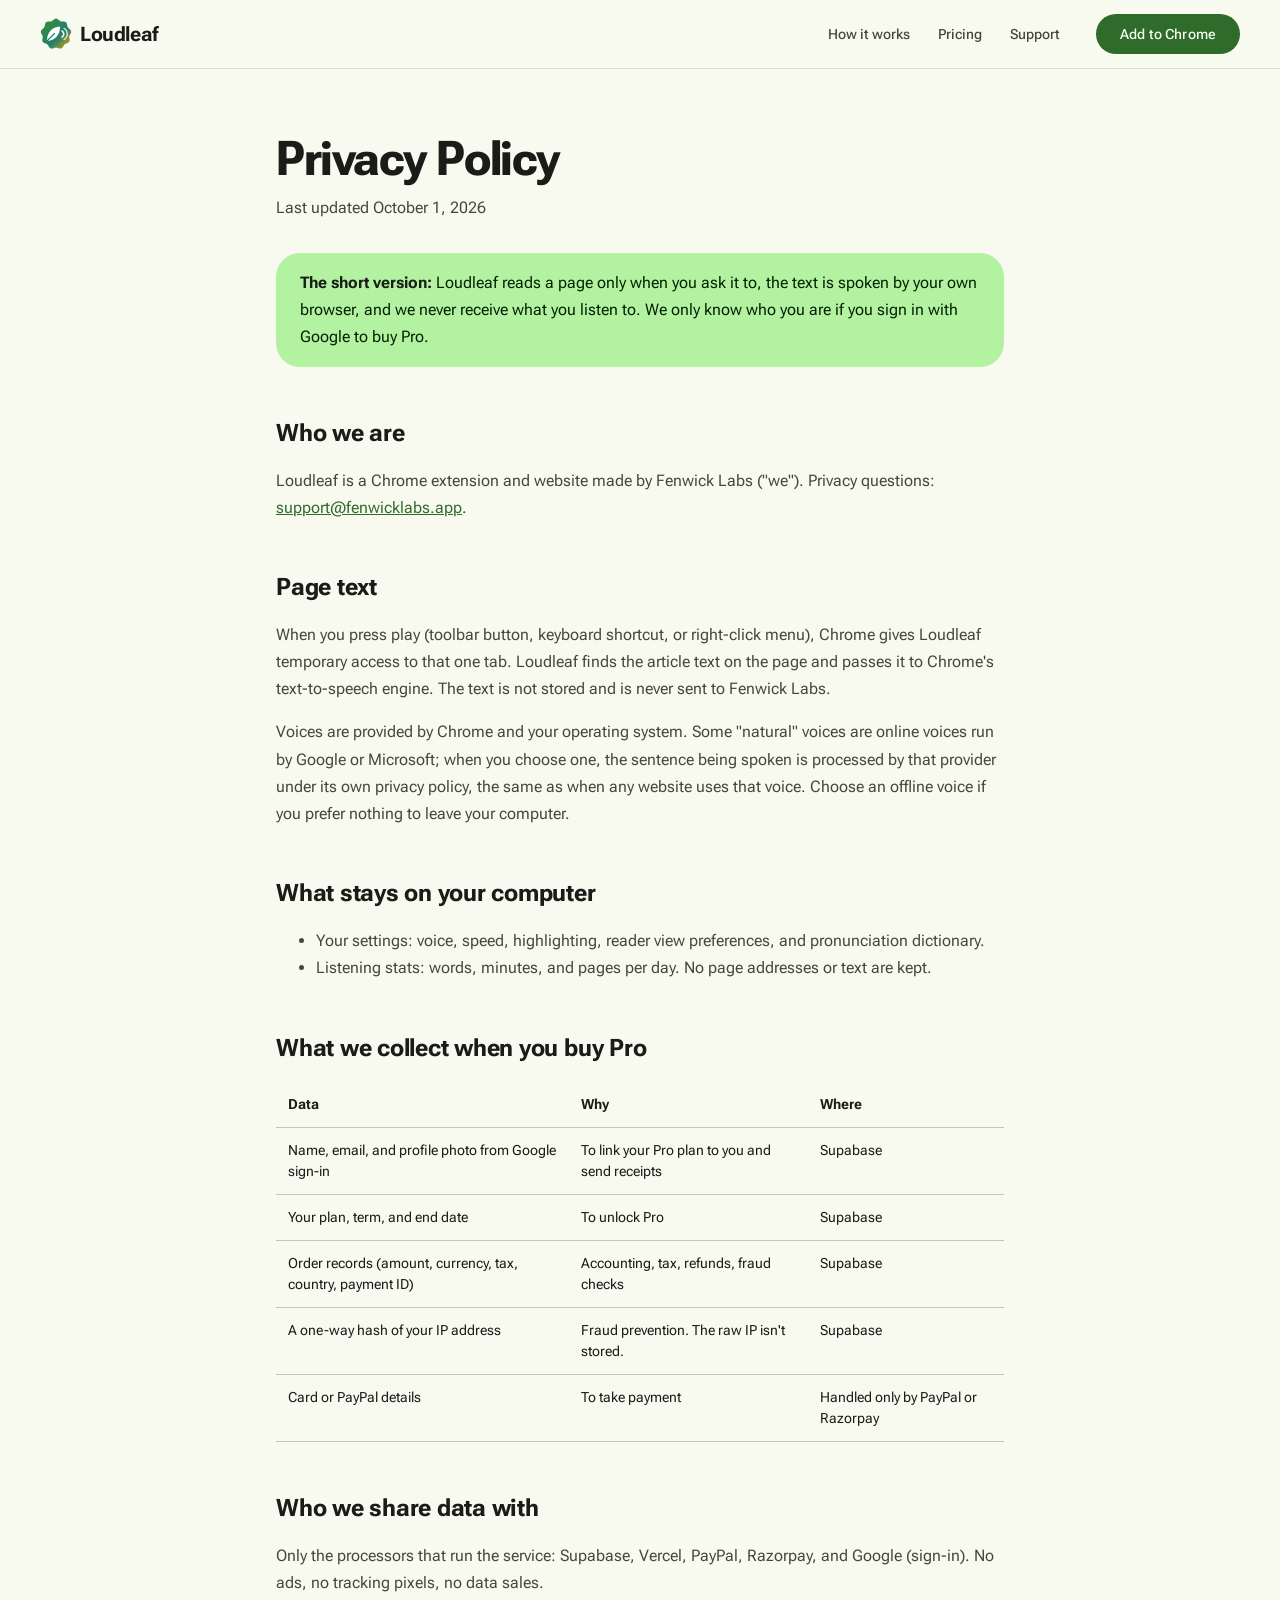
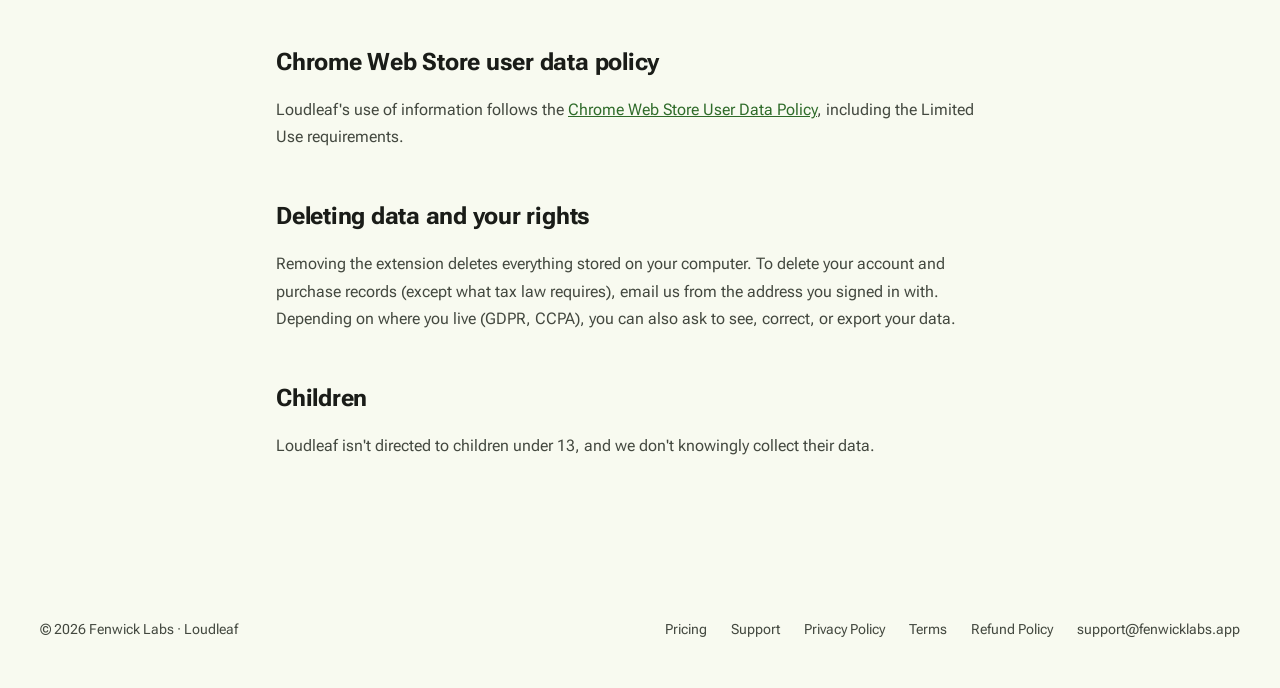
<file: privacy.html>
<!doctype html>
<html lang="en">
  <head>
    <meta charset="utf-8" />
    <meta name="viewport" content="width=device-width, initial-scale=1" />
    <title>Privacy Policy · Loudleaf</title>
    <meta name="description" content="Loudleaf only runs on pages where you press play. What you listen to stays in your browser. An account is only needed to buy Pro." />
    <meta name="robots" content="index, follow" />
    <link rel="canonical" href="https://loudleaf-fenwick.vercel.app/privacy.html" />
    <meta property="og:title" content="Privacy Policy · Loudleaf" />
    <meta property="og:description" content="Loudleaf only runs on pages where you press play. What you listen to stays in your browser. An account is only needed to buy Pro." />
    <meta property="og:image" content="https://loudleaf-fenwick.vercel.app/assets/og-image.png" />
    <meta name="theme-color" content="#2f6b2a" />
    <link rel="icon" href="assets/favicon.png" />
    <link rel="stylesheet" href="css/tokens.css" />
    <link rel="stylesheet" href="css/m3.css" />
    <link rel="stylesheet" href="css/site.css" />
  </head>
  <body>
    <a class="skip-link" href="#main">Skip to content</a>
    <header class="site-header">
      <div class="wrap">
        <a class="brand" href="/"><img src="assets/logo.png" alt="" width="32" height="32" />Loudleaf</a>
        <nav class="nav" aria-label="Main">
          <a href="/#how">How it works</a>
          <a href="pricing.html">Pricing</a>
          <a href="support.html">Support</a>
        </nav>
        <a class="btn btn-filled" data-install href="#">Add to Chrome</a>
      </div>
    </header>
    <main id="main" class="doc">
      <h1>Privacy Policy</h1>
      <p class="updated">Last updated October 1, 2026</p>
      <div class="callout"><p><strong>The short version:</strong> Loudleaf reads a page only when you ask it to, the text is spoken by your own browser, and we never receive what you listen to. We only know who you are if you sign in with Google to buy Pro.</p></div>
      <h2>Who we are</h2>
      <p>Loudleaf is a Chrome extension and website made by Fenwick Labs ("we"). Privacy questions: <a href="mailto:support@fenwicklabs.app">support@fenwicklabs.app</a>.</p>
      <h2>Page text</h2>
      <p>When you press play (toolbar button, keyboard shortcut, or right-click menu), Chrome gives Loudleaf temporary access to that one tab. Loudleaf finds the article text on the page and passes it to Chrome's text-to-speech engine. The text is not stored and is never sent to Fenwick Labs.</p>
      <p>Voices are provided by Chrome and your operating system. Some "natural" voices are online voices run by Google or Microsoft; when you choose one, the sentence being spoken is processed by that provider under its own privacy policy, the same as when any website uses that voice. Choose an offline voice if you prefer nothing to leave your computer.</p>
      <h2>What stays on your computer</h2>
      <ul>
        <li>Your settings: voice, speed, highlighting, reader view preferences, and pronunciation dictionary.</li>
        <li>Listening stats: words, minutes, and pages per day. No page addresses or text are kept.</li>
      </ul>
      <h2>What we collect when you buy Pro</h2>
      <table>
        <thead><tr><th>Data</th><th>Why</th><th>Where</th></tr></thead>
        <tbody>
          <tr><td>Name, email, and profile photo from Google sign-in</td><td>To link your Pro plan to you and send receipts</td><td>Supabase</td></tr>
          <tr><td>Your plan, term, and end date</td><td>To unlock Pro</td><td>Supabase</td></tr>
          <tr><td>Order records (amount, currency, tax, country, payment ID)</td><td>Accounting, tax, refunds, fraud checks</td><td>Supabase</td></tr>
          <tr><td>A one-way hash of your IP address</td><td>Fraud prevention. The raw IP isn't stored.</td><td>Supabase</td></tr>
          <tr><td>Card or PayPal details</td><td>To take payment</td><td>Handled only by PayPal or Razorpay</td></tr>
        </tbody>
      </table>
      <h2>Who we share data with</h2>
      <p>Only the processors that run the service: Supabase, Vercel, PayPal, Razorpay, and Google (sign-in). No ads, no tracking pixels, no data sales.</p>
      <h2>Chrome Web Store user data policy</h2>
      <p>Loudleaf's use of information follows the <a href="https://developer.chrome.com/docs/webstore/program-policies/limited-use" rel="noopener">Chrome Web Store User Data Policy</a>, including the Limited Use requirements.</p>
      <h2>Deleting data and your rights</h2>
      <p>Removing the extension deletes everything stored on your computer. To delete your account and purchase records (except what tax law requires), email us from the address you signed in with. Depending on where you live (GDPR, CCPA), you can also ask to see, correct, or export your data.</p>
      <h2>Children</h2>
      <p>Loudleaf isn't directed to children under 13, and we don't knowingly collect their data.</p>
    </main>
    <footer class="site-footer">
      <div class="wrap">
        <span>© <span id="year">2026</span> Fenwick Labs · Loudleaf</span>
        <nav aria-label="Legal and support">
          <a href="pricing.html">Pricing</a>
          <a href="support.html">Support</a>
          <a href="privacy.html">Privacy Policy</a>
          <a href="terms.html">Terms</a>
          <a href="refund.html">Refund Policy</a>
          <a href="mailto:support@fenwicklabs.app">support@fenwicklabs.app</a>
        </nav>
      </div>
    </footer>
    <script src="js/common.js"></script>
  </body>
</html>
</file>
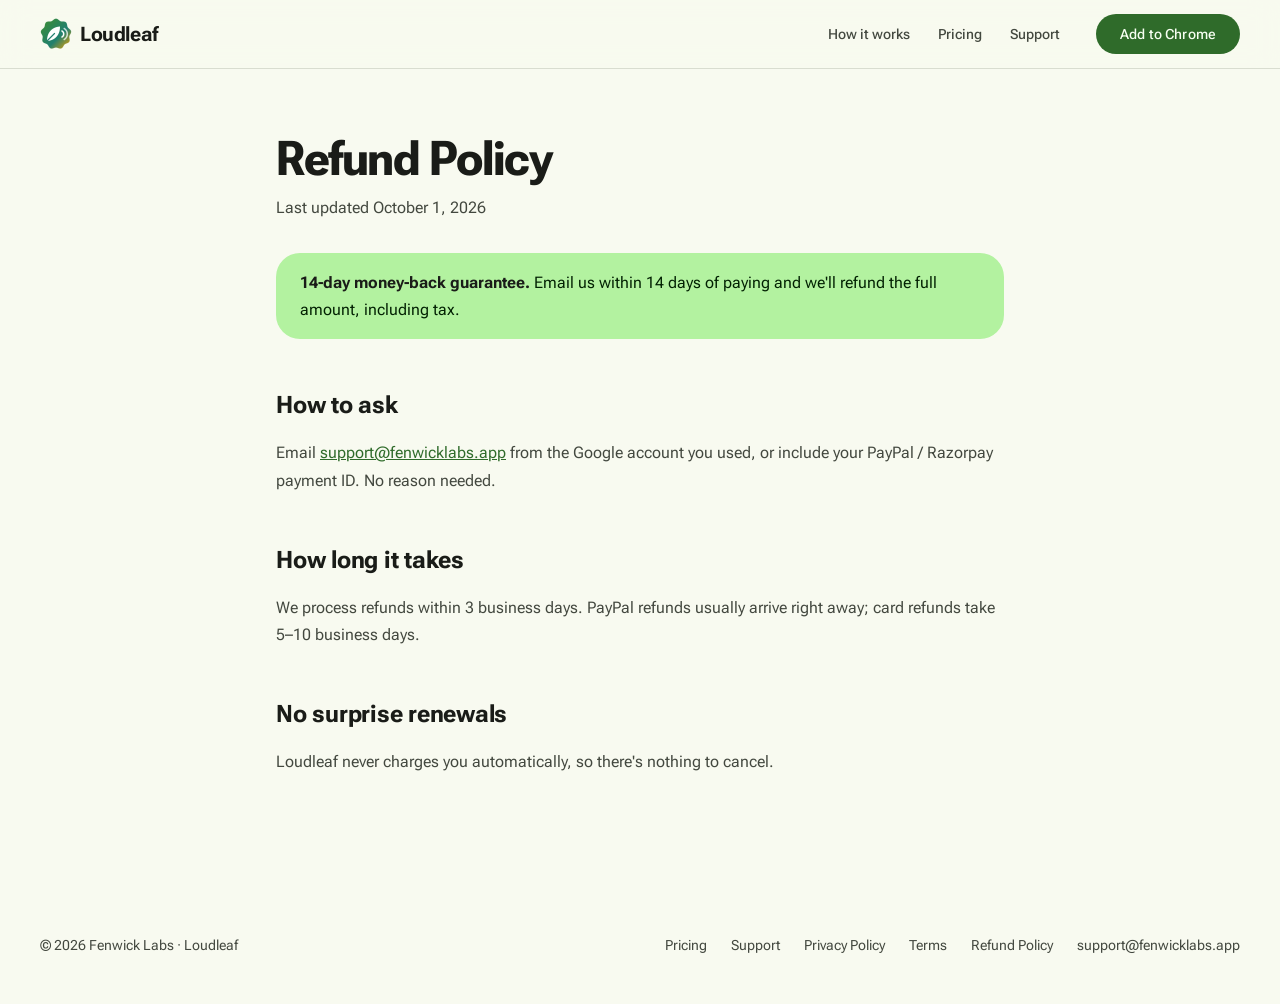
<file: refund.html>
<!doctype html>
<html lang="en">
  <head>
    <meta charset="utf-8" />
    <meta name="viewport" content="width=device-width, initial-scale=1" />
    <title>Refund Policy · Loudleaf</title>
    <meta name="description" content="Loudleaf Pro comes with a 14-day money-back guarantee. Nothing renews automatically." />
    <meta name="robots" content="index, follow" />
    <link rel="canonical" href="https://loudleaf-fenwick.vercel.app/refund.html" />
    <meta property="og:title" content="Refund Policy · Loudleaf" />
    <meta property="og:description" content="Loudleaf Pro comes with a 14-day money-back guarantee. Nothing renews automatically." />
    <meta property="og:image" content="https://loudleaf-fenwick.vercel.app/assets/og-image.png" />
    <meta name="theme-color" content="#2f6b2a" />
    <link rel="icon" href="assets/favicon.png" />
    <link rel="stylesheet" href="css/tokens.css" />
    <link rel="stylesheet" href="css/m3.css" />
    <link rel="stylesheet" href="css/site.css" />
  </head>
  <body>
    <a class="skip-link" href="#main">Skip to content</a>
    <header class="site-header">
      <div class="wrap">
        <a class="brand" href="/"><img src="assets/logo.png" alt="" width="32" height="32" />Loudleaf</a>
        <nav class="nav" aria-label="Main">
          <a href="/#how">How it works</a>
          <a href="pricing.html">Pricing</a>
          <a href="support.html">Support</a>
        </nav>
        <a class="btn btn-filled" data-install href="#">Add to Chrome</a>
      </div>
    </header>
    <main id="main" class="doc">
      <h1>Refund Policy</h1>
      <p class="updated">Last updated October 1, 2026</p>
      <div class="callout"><p><strong>14-day money-back guarantee.</strong> Email us within 14 days of paying and we'll refund the full amount, including tax.</p></div>
      <h2>How to ask</h2>
      <p>Email <a href="mailto:support@fenwicklabs.app">support@fenwicklabs.app</a> from the Google account you used, or include your PayPal / Razorpay payment ID. No reason needed.</p>
      <h2>How long it takes</h2>
      <p>We process refunds within 3 business days. PayPal refunds usually arrive right away; card refunds take 5–10 business days.</p>
      <h2>No surprise renewals</h2>
      <p>Loudleaf never charges you automatically, so there's nothing to cancel.</p>
    </main>
    <footer class="site-footer">
      <div class="wrap">
        <span>© <span id="year">2026</span> Fenwick Labs · Loudleaf</span>
        <nav aria-label="Legal and support">
          <a href="pricing.html">Pricing</a>
          <a href="support.html">Support</a>
          <a href="privacy.html">Privacy Policy</a>
          <a href="terms.html">Terms</a>
          <a href="refund.html">Refund Policy</a>
          <a href="mailto:support@fenwicklabs.app">support@fenwicklabs.app</a>
        </nav>
      </div>
    </footer>
    <script src="js/common.js"></script>
  </body>
</html>
</file>
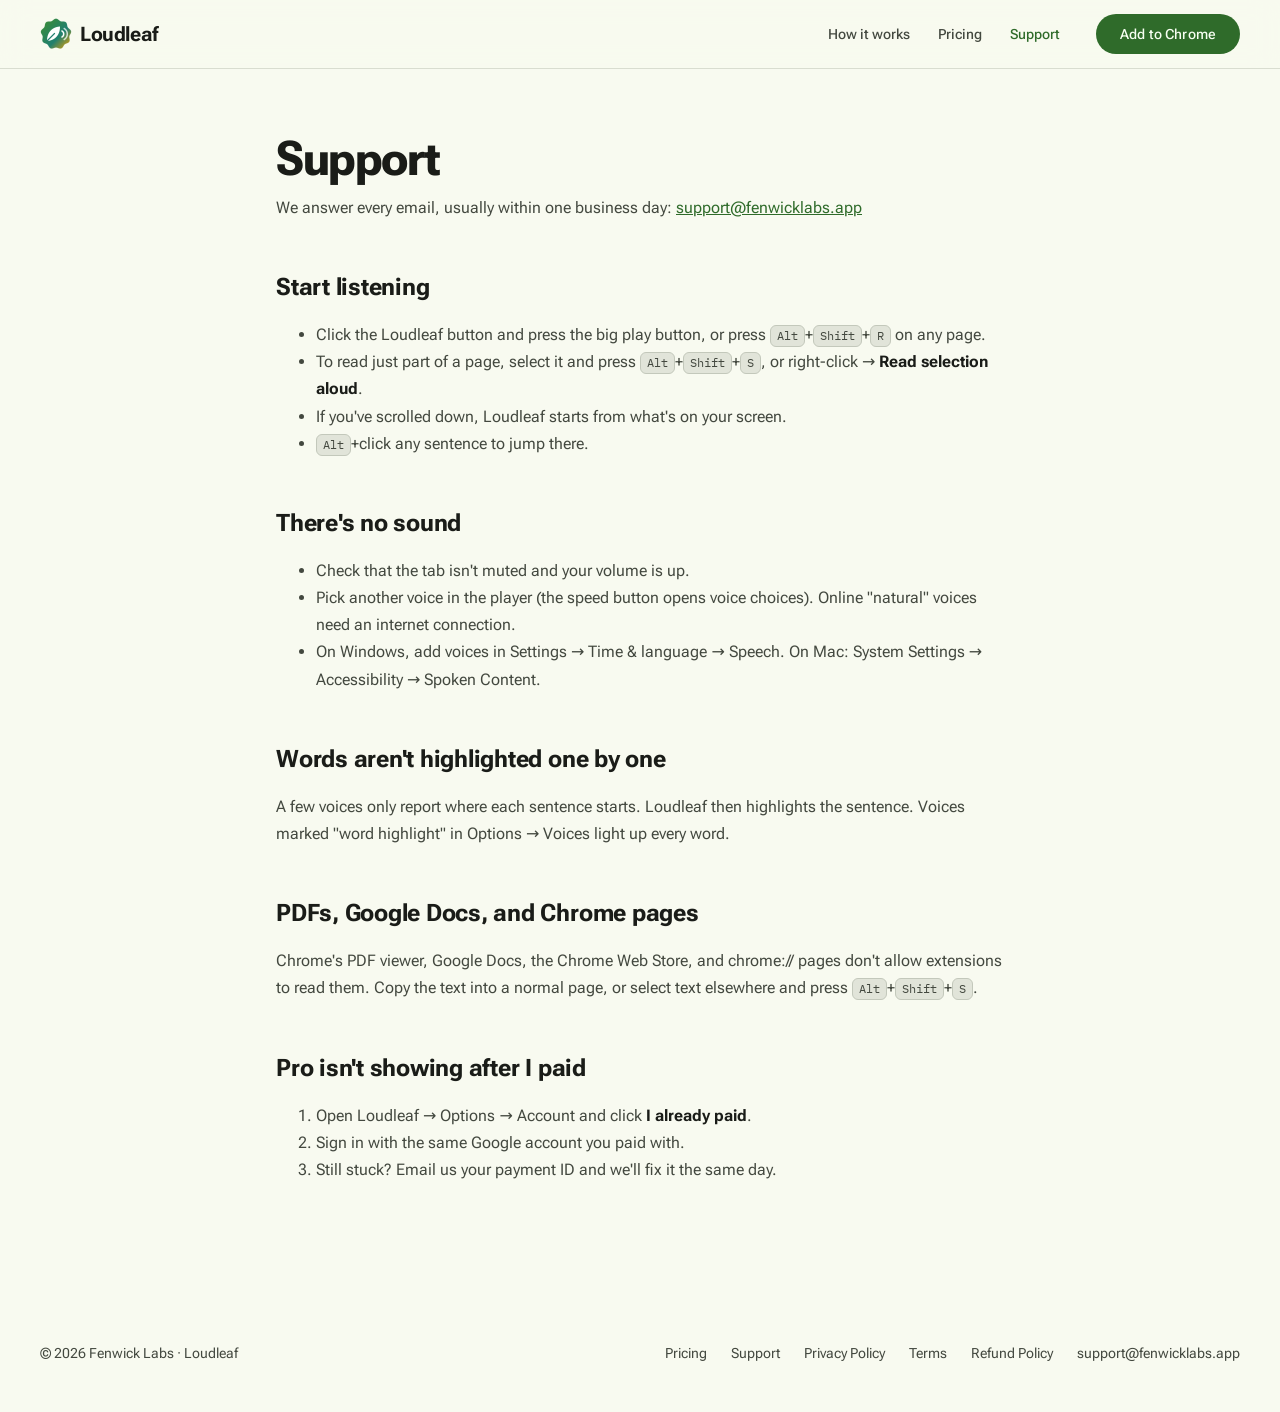
<file: support.html>
<!doctype html>
<html lang="en">
  <head>
    <meta charset="utf-8" />
    <meta name="viewport" content="width=device-width, initial-scale=1" />
    <title>Support · Loudleaf</title>
    <meta name="description" content="Help with Loudleaf: starting, voices, speed, highlighting, reader view, PDFs, and billing." />
    <meta name="robots" content="index, follow" />
    <link rel="canonical" href="https://loudleaf-fenwick.vercel.app/support.html" />
    <meta property="og:title" content="Support · Loudleaf" />
    <meta property="og:description" content="Help with Loudleaf: starting, voices, speed, highlighting, reader view, PDFs, and billing." />
    <meta property="og:image" content="https://loudleaf-fenwick.vercel.app/assets/og-image.png" />
    <meta name="theme-color" content="#2f6b2a" />
    <link rel="icon" href="assets/favicon.png" />
    <link rel="stylesheet" href="css/tokens.css" />
    <link rel="stylesheet" href="css/m3.css" />
    <link rel="stylesheet" href="css/site.css" />
  </head>
  <body>
    <a class="skip-link" href="#main">Skip to content</a>
    <header class="site-header">
      <div class="wrap">
        <a class="brand" href="/"><img src="assets/logo.png" alt="" width="32" height="32" />Loudleaf</a>
        <nav class="nav" aria-label="Main">
          <a href="/#how">How it works</a>
          <a href="pricing.html">Pricing</a>
          <a href="support.html" aria-current="page">Support</a>
        </nav>
        <a class="btn btn-filled" data-install href="#">Add to Chrome</a>
      </div>
    </header>
    <main id="main" class="doc">
      <h1>Support</h1>
      <p class="updated">We answer every email, usually within one business day: <a href="mailto:support@fenwicklabs.app">support@fenwicklabs.app</a></p>
      <h2>Start listening</h2>
      <ul>
        <li>Click the Loudleaf button and press the big play button, or press <kbd>Alt</kbd>+<kbd>Shift</kbd>+<kbd>R</kbd> on any page.</li>
        <li>To read just part of a page, select it and press <kbd>Alt</kbd>+<kbd>Shift</kbd>+<kbd>S</kbd>, or right-click → <strong>Read selection aloud</strong>.</li>
        <li>If you've scrolled down, Loudleaf starts from what's on your screen.</li>
        <li><kbd>Alt</kbd>+click any sentence to jump there.</li>
      </ul>
      <h2>There's no sound</h2>
      <ul>
        <li>Check that the tab isn't muted and your volume is up.</li>
        <li>Pick another voice in the player (the speed button opens voice choices). Online "natural" voices need an internet connection.</li>
        <li>On Windows, add voices in Settings → Time &amp; language → Speech. On Mac: System Settings → Accessibility → Spoken Content.</li>
      </ul>
      <h2>Words aren't highlighted one by one</h2>
      <p>A few voices only report where each sentence starts. Loudleaf then highlights the sentence. Voices marked "word highlight" in Options → Voices light up every word.</p>
      <h2>PDFs, Google Docs, and Chrome pages</h2>
      <p>Chrome's PDF viewer, Google Docs, the Chrome Web Store, and chrome:// pages don't allow extensions to read them. Copy the text into a normal page, or select text elsewhere and press <kbd>Alt</kbd>+<kbd>Shift</kbd>+<kbd>S</kbd>.</p>
      <h2>Pro isn't showing after I paid</h2>
      <ol>
        <li>Open Loudleaf → Options → Account and click <strong>I already paid</strong>.</li>
        <li>Sign in with the same Google account you paid with.</li>
        <li>Still stuck? Email us your payment ID and we'll fix it the same day.</li>
      </ol>
    </main>
    <footer class="site-footer">
      <div class="wrap">
        <span>© <span id="year">2026</span> Fenwick Labs · Loudleaf</span>
        <nav aria-label="Legal and support">
          <a href="pricing.html">Pricing</a>
          <a href="support.html">Support</a>
          <a href="privacy.html">Privacy Policy</a>
          <a href="terms.html">Terms</a>
          <a href="refund.html">Refund Policy</a>
          <a href="mailto:support@fenwicklabs.app">support@fenwicklabs.app</a>
        </nav>
      </div>
    </footer>
    <script src="js/common.js"></script>
  </body>
</html>
</file>
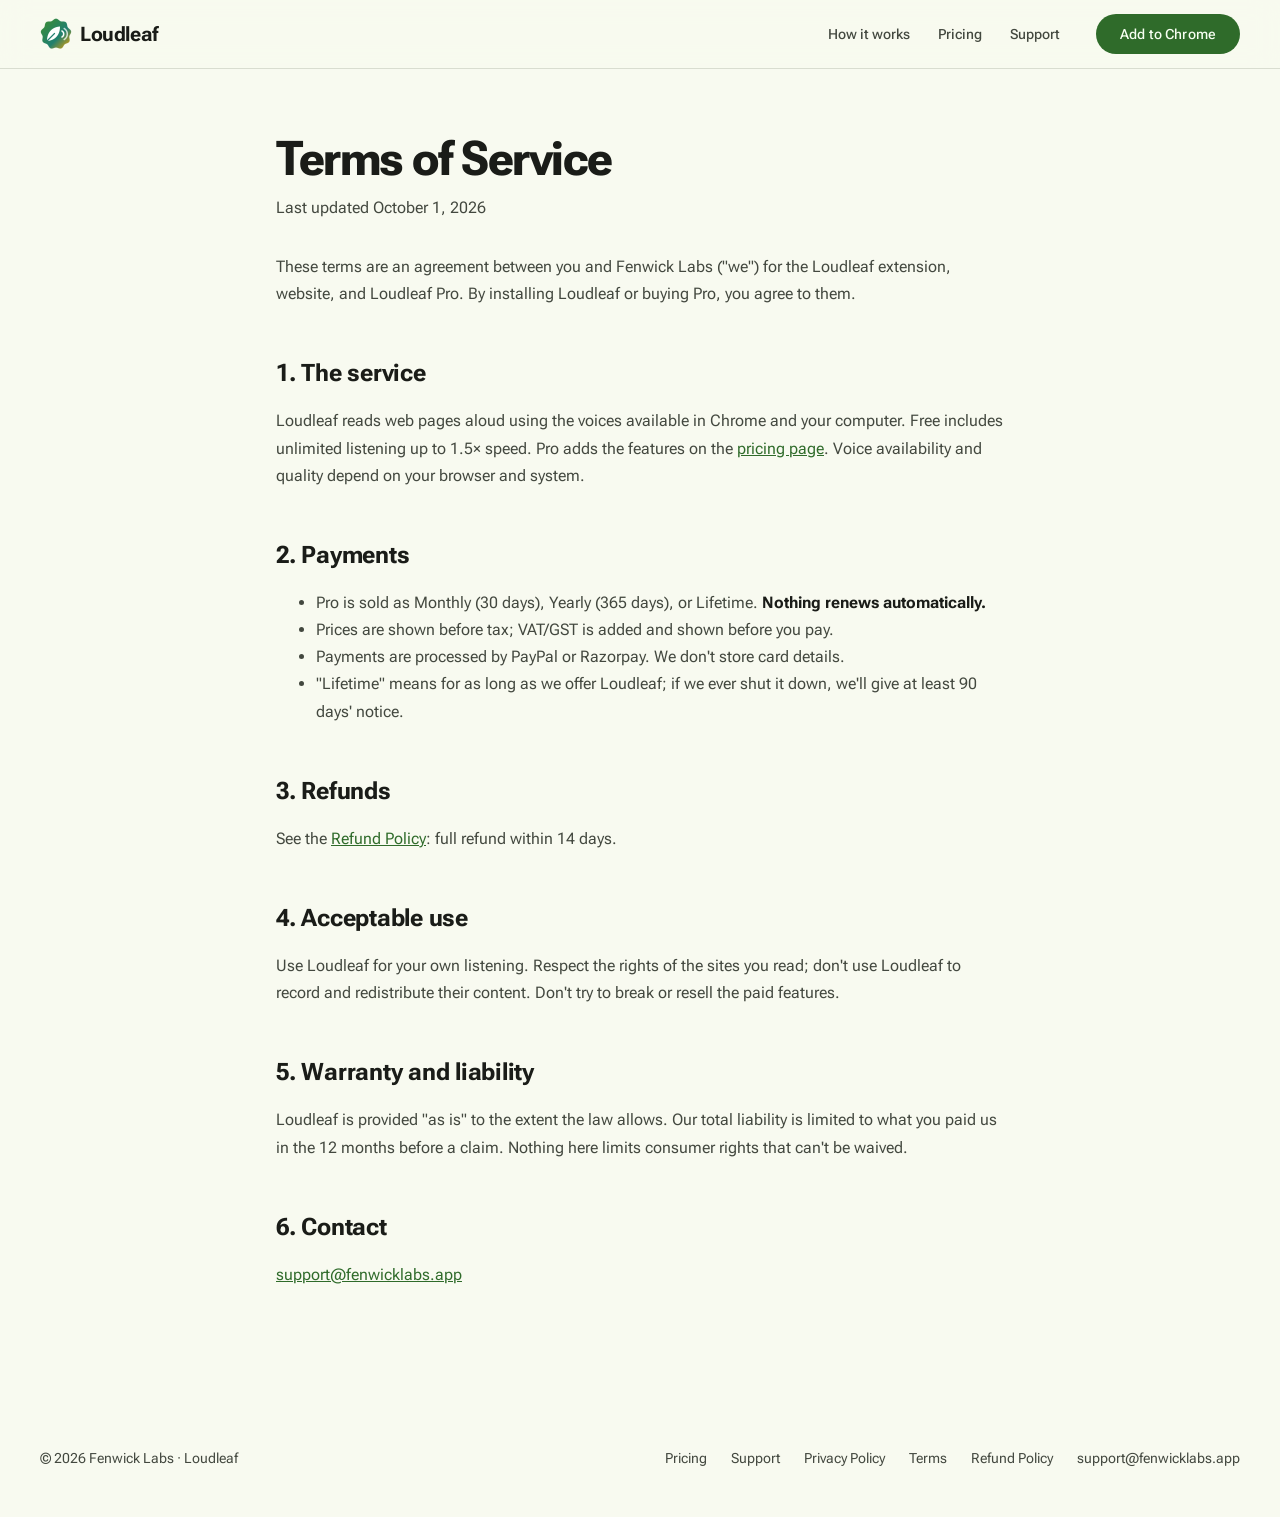
<file: terms.html>
<!doctype html>
<html lang="en">
  <head>
    <meta charset="utf-8" />
    <meta name="viewport" content="width=device-width, initial-scale=1" />
    <title>Terms of Service · Loudleaf</title>
    <meta name="description" content="The terms for using the Loudleaf Chrome extension and buying Loudleaf Pro." />
    <meta name="robots" content="index, follow" />
    <link rel="canonical" href="https://loudleaf-fenwick.vercel.app/terms.html" />
    <meta property="og:title" content="Terms of Service · Loudleaf" />
    <meta property="og:description" content="The terms for using the Loudleaf Chrome extension and buying Loudleaf Pro." />
    <meta property="og:image" content="https://loudleaf-fenwick.vercel.app/assets/og-image.png" />
    <meta name="theme-color" content="#2f6b2a" />
    <link rel="icon" href="assets/favicon.png" />
    <link rel="stylesheet" href="css/tokens.css" />
    <link rel="stylesheet" href="css/m3.css" />
    <link rel="stylesheet" href="css/site.css" />
  </head>
  <body>
    <a class="skip-link" href="#main">Skip to content</a>
    <header class="site-header">
      <div class="wrap">
        <a class="brand" href="/"><img src="assets/logo.png" alt="" width="32" height="32" />Loudleaf</a>
        <nav class="nav" aria-label="Main">
          <a href="/#how">How it works</a>
          <a href="pricing.html">Pricing</a>
          <a href="support.html">Support</a>
        </nav>
        <a class="btn btn-filled" data-install href="#">Add to Chrome</a>
      </div>
    </header>
    <main id="main" class="doc">
      <h1>Terms of Service</h1>
      <p class="updated">Last updated October 1, 2026</p>
      <p>These terms are an agreement between you and Fenwick Labs ("we") for the Loudleaf extension, website, and Loudleaf Pro. By installing Loudleaf or buying Pro, you agree to them.</p>
      <h2>1. The service</h2>
      <p>Loudleaf reads web pages aloud using the voices available in Chrome and your computer. Free includes unlimited listening up to 1.5× speed. Pro adds the features on the <a href="pricing.html">pricing page</a>. Voice availability and quality depend on your browser and system.</p>
      <h2>2. Payments</h2>
      <ul>
        <li>Pro is sold as Monthly (30 days), Yearly (365 days), or Lifetime. <strong>Nothing renews automatically.</strong></li>
        <li>Prices are shown before tax; VAT/GST is added and shown before you pay.</li>
        <li>Payments are processed by PayPal or Razorpay. We don't store card details.</li>
        <li>"Lifetime" means for as long as we offer Loudleaf; if we ever shut it down, we'll give at least 90 days' notice.</li>
      </ul>
      <h2>3. Refunds</h2>
      <p>See the <a href="refund.html">Refund Policy</a>: full refund within 14 days.</p>
      <h2>4. Acceptable use</h2>
      <p>Use Loudleaf for your own listening. Respect the rights of the sites you read; don't use Loudleaf to record and redistribute their content. Don't try to break or resell the paid features.</p>
      <h2>5. Warranty and liability</h2>
      <p>Loudleaf is provided "as is" to the extent the law allows. Our total liability is limited to what you paid us in the 12 months before a claim. Nothing here limits consumer rights that can't be waived.</p>
      <h2>6. Contact</h2>
      <p><a href="mailto:support@fenwicklabs.app">support@fenwicklabs.app</a></p>
    </main>
    <footer class="site-footer">
      <div class="wrap">
        <span>© <span id="year">2026</span> Fenwick Labs · Loudleaf</span>
        <nav aria-label="Legal and support">
          <a href="pricing.html">Pricing</a>
          <a href="support.html">Support</a>
          <a href="privacy.html">Privacy Policy</a>
          <a href="terms.html">Terms</a>
          <a href="refund.html">Refund Policy</a>
          <a href="mailto:support@fenwicklabs.app">support@fenwicklabs.app</a>
        </nav>
      </div>
    </footer>
    <script src="js/common.js"></script>
  </body>
</html>
</file>
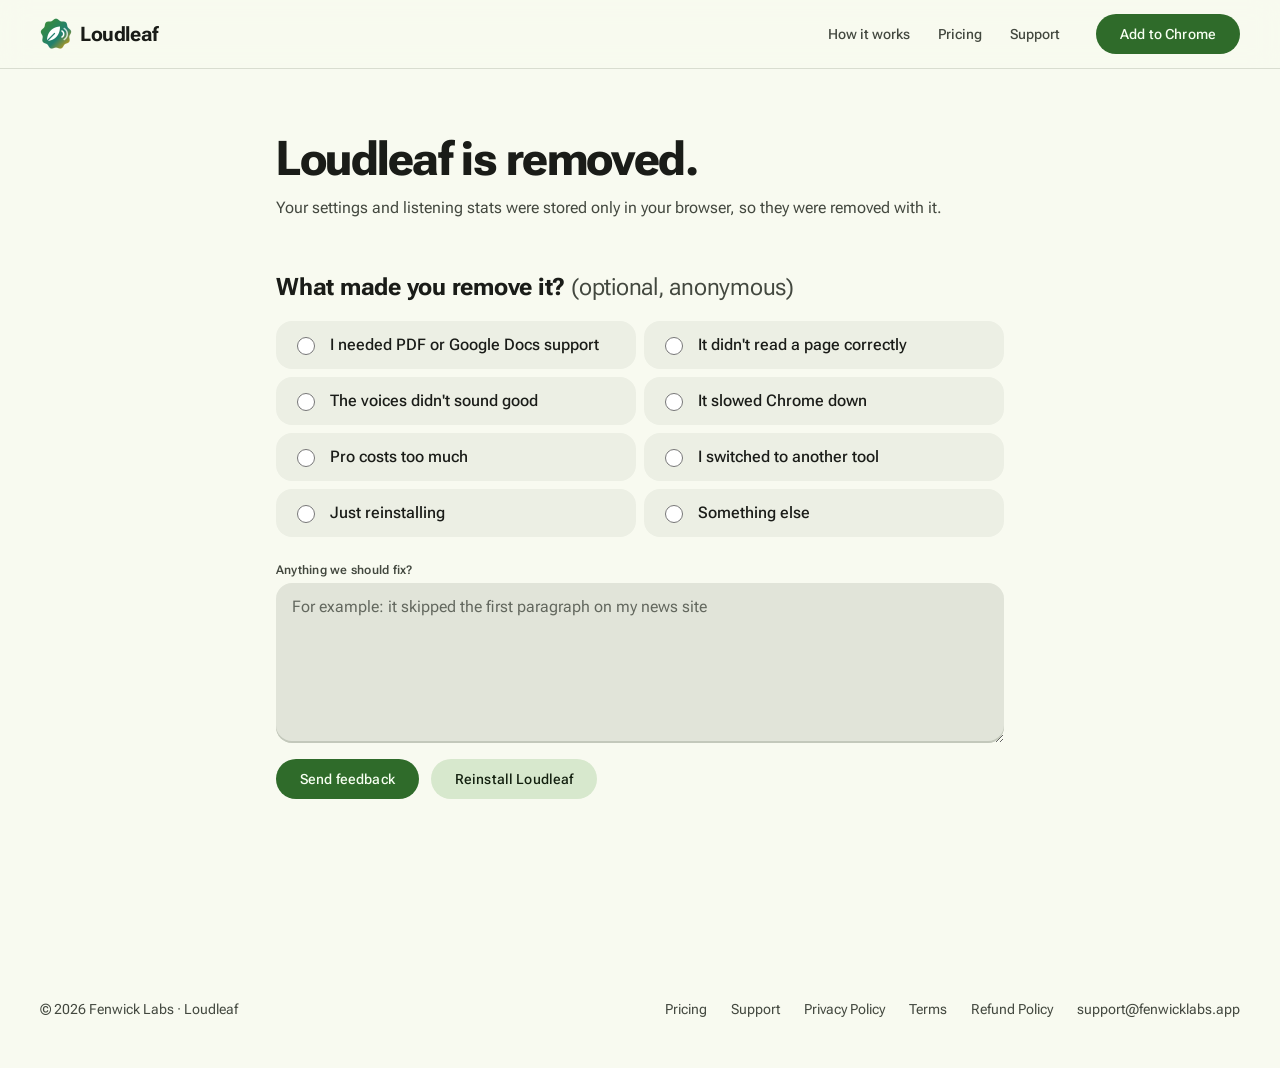
<file: uninstall.html>
<!doctype html>
<html lang="en">
  <head>
    <meta charset="utf-8" />
    <meta name="viewport" content="width=device-width, initial-scale=1" />
    <title>Loudleaf removed · Loudleaf</title>
    <meta name="description" content="Loudleaf was removed. Tell us what we could do better." />
    <meta name="robots" content="noindex, nofollow" />
    <link rel="canonical" href="https://loudleaf-fenwick.vercel.app/uninstall.html" />
    <meta property="og:title" content="Loudleaf removed · Loudleaf" />
    <meta property="og:description" content="Loudleaf was removed. Tell us what we could do better." />
    <meta property="og:image" content="https://loudleaf-fenwick.vercel.app/assets/og-image.png" />
    <meta name="theme-color" content="#2f6b2a" />
    <link rel="icon" href="assets/favicon.png" />
    <link rel="stylesheet" href="css/tokens.css" />
    <link rel="stylesheet" href="css/m3.css" />
    <link rel="stylesheet" href="css/site.css" />
  </head>
  <body>
    <a class="skip-link" href="#main">Skip to content</a>
    <header class="site-header">
      <div class="wrap">
        <a class="brand" href="/"><img src="assets/logo.png" alt="" width="32" height="32" />Loudleaf</a>
        <nav class="nav" aria-label="Main">
          <a href="/#how">How it works</a>
          <a href="pricing.html">Pricing</a>
          <a href="support.html">Support</a>
        </nav>
        <a class="btn btn-filled" data-install href="#">Add to Chrome</a>
      </div>
    </header>
    <main id="main" class="doc">
      <h1>Loudleaf is removed.</h1>
      <p class="updated">Your settings and listening stats were stored only in your browser, so they were removed with it.</p>
      <form id="feedbackForm">
        <h2 id="reasonHeading">What made you remove it? <span style="font-weight:400;color:var(--on-surface-variant)">(optional, anonymous)</span></h2>
        <div class="reason-grid" role="radiogroup" aria-labelledby="reasonHeading">
          <label><input type="radio" name="reason" value="missing-feature" /> I needed PDF or Google Docs support</label>
          <label><input type="radio" name="reason" value="bug" /> It didn't read a page correctly</label>
          <label><input type="radio" name="reason" value="confusing" /> The voices didn't sound good</label>
          <label><input type="radio" name="reason" value="too-slow" /> It slowed Chrome down</label>
          <label><input type="radio" name="reason" value="pricing" /> Pro costs too much</label>
          <label><input type="radio" name="reason" value="switched" /> I switched to another tool</label>
          <label><input type="radio" name="reason" value="temporary" /> Just reinstalling</label>
          <label><input type="radio" name="reason" value="other" /> Something else</label>
        </div>
        <div class="field"><label for="detail">Anything we should fix?</label>
          <textarea id="detail" class="textarea" maxlength="1000" placeholder="For example: it skipped the first paragraph on my news site"></textarea></div>
        <div class="cta-row" style="margin-top:16px"><button class="btn btn-filled" type="submit" id="sendBtn">Send feedback</button><a class="btn btn-tonal" data-install href="#">Reinstall Loudleaf</a></div>
        <p class="form-status" id="formStatus" role="status"></p>
      </form>
    </main>
    <footer class="site-footer">
      <div class="wrap">
        <span>© <span id="year">2026</span> Fenwick Labs · Loudleaf</span>
        <nav aria-label="Legal and support">
          <a href="pricing.html">Pricing</a>
          <a href="support.html">Support</a>
          <a href="privacy.html">Privacy Policy</a>
          <a href="terms.html">Terms</a>
          <a href="refund.html">Refund Policy</a>
          <a href="mailto:support@fenwicklabs.app">support@fenwicklabs.app</a>
        </nav>
      </div>
    </footer>
    <script src="js/common.js"></script>
    <script src="js/uninstall.js"></script>
  </body>
</html>
</file>
<file: css/tokens.css>
/* Loudleaf design tokens — Material You ("Leaf & Highlighter"), shared by extension and website.
   Seed: leaf green #386A20 (the name; calm, easy on tired eyes). Accent: highlighter amber — the
   word being spoken. Reading face: Atkinson Hyperlegible (built for low-vision readability).
   Radius philosophy: ROUND. Grid: 4/8px. */

@font-face {
  font-family: "Roboto Flex";
  src: url("../fonts/roboto-flex-latin.woff2") format("woff2");
  font-weight: 100 1000;
  font-display: swap;
}
@font-face {
  font-family: "Atkinson Hyperlegible";
  src: url("../fonts/atkinson-400.woff2") format("woff2");
  font-weight: 400;
  font-display: swap;
}
@font-face {
  font-family: "Atkinson Hyperlegible";
  src: url("../fonts/atkinson-700.woff2") format("woff2");
  font-weight: 700;
  font-display: swap;
}
@font-face {
  font-family: "Plex Mono";
  src: url("../fonts/ibm-plex-mono-400.woff2") format("woff2");
  font-weight: 400;
  font-display: swap;
}
:root {
  color-scheme: light;
  /* Primary — ultramarine tonal scale */
  --tw-primary-10: #000f5c;
  --tw-primary-20: #00218f;
  --tw-primary-30: #1a37c4;
  --tw-primary-40: #3450de;
  --tw-primary-50: #536cf7;
  --tw-primary-60: #7389ff;
  --tw-primary-70: #98a6ff;
  --tw-primary-80: #bcc3ff;
  --tw-primary-90: #dfe0ff;
  --tw-primary-95: #f0efff;
  --tw-primary-99: #fffbff;
  /* Neutral (slightly blue-tinted, never pure black/white) */
  --tw-neutral-6: #121319;
  --tw-neutral-10: #1b1b22;
  --tw-neutral-12: #1f1f26;
  --tw-neutral-17: #292931;
  --tw-neutral-22: #34343c;
  --tw-neutral-30: #46464f;
  --tw-neutral-50: #767680;
  --tw-neutral-80: #c6c5d0;
  --tw-neutral-90: #e4e1ec;
  --tw-neutral-94: #efecf7;
  --tw-neutral-96: #f5f2fd;
  --tw-neutral-98: #fbf8ff;

  /* Semantic roles (light) */
  --primary: #2f6b2a;
  --on-primary: #f7fff2;
  --primary-container: #b3f2a0;
  --on-primary-container: #022102;
  --secondary: #54634d;
  --secondary-container: #d7e8cd;
  --on-secondary-container: #121f0e;
  --tertiary: #7a5900;
  --on-tertiary: #fffbf5;
  --tertiary-container: #ffdf9e;
  --on-tertiary-container: #261a00;
  --surface: #f8faf0;
  --surface-dim: #d8dbd0;
  --surface-container-lowest: #fdfff7;
  --surface-container-low: #f2f5ea;
  --surface-container: #ecefe4;
  --surface-container-high: #e6e9de;
  --surface-container-highest: #e1e4d9;
  --on-surface: #1a1c18;
  --on-surface-variant: #43483f;
  --outline: #73796e;
  --outline-variant: #c3c8bb;
  --inverse-surface: #2f312c;
  --inverse-on-surface: #f0f2e7;
  --success: #1b6d3f;
  --success-container: #a6f4bb;
  --on-success-container: #00210e;
  --warning: #7a5900;
  --warning-container: #ffdf9e;
  --on-warning-container: #261a00;
  --danger: #ba1a1a;
  --danger-container: #ffdad6;
  --on-danger-container: #410002;
  --scrim: rgba(18, 19, 25, 0.42);

  /* Wave gradient (the signature) */
  --wave-a: #4f9e3c;
  --wave-b: #2e8b7a;
  --wave-c: #f5a300;

  /* Type */
  --font: "Roboto Flex", Roboto, "Segoe UI", system-ui, sans-serif;
  --read: "Atkinson Hyperlegible", "Roboto Flex", system-ui, sans-serif;
  --hl-word: #ffd54f;
  --hl-sentence: rgba(255, 213, 79, 0.3);
  --mono: "Plex Mono", "IBM Plex Mono", ui-monospace, Consolas, monospace;
  --fs-12: 12px;
  --fs-14: 14px;
  --fs-16: 16px;
  --fs-20: 20px;
  --fs-24: 24px;
  --fs-32: 32px;
  --fs-40: 40px;
  --fs-56: 56px;

  /* Spacing (4/8 grid) */
  --s-4: 4px;
  --s-8: 8px;
  --s-12: 12px;
  --s-16: 16px;
  --s-24: 24px;
  --s-32: 32px;
  --s-48: 48px;
  --s-64: 64px;

  /* Shape — round */
  --r-sm: 12px;
  --r-md: 16px;
  --r-lg: 24px;
  --r-xl: 32px;
  --r-full: 999px;

  /* Elevation (layered, subtle) */
  --e-1: 0 1px 2px rgba(20, 40, 10, 0.08), 0 1px 3px 1px rgba(20, 40, 10, 0.05);
  --e-2: 0 1px 2px rgba(20, 40, 10, 0.1), 0 2px 6px 2px rgba(20, 40, 10, 0.06);
  --e-3: 0 4px 8px 3px rgba(20, 40, 10, 0.08), 0 1px 3px rgba(20, 40, 10, 0.1);
  --e-4: 0 6px 10px 4px rgba(20, 40, 10, 0.09), 0 2px 3px rgba(20, 40, 10, 0.12);
  --e-5: 0 8px 12px 6px rgba(20, 40, 10, 0.1), 0 4px 4px rgba(20, 40, 10, 0.12);

  /* Motion (M3 expressive easing) */
  --duration-fast: 120ms;
  --duration-base: 200ms;
  --duration-slow: 320ms;
  --ease: cubic-bezier(0.2, 0, 0, 1);
  --ease-out: cubic-bezier(0.05, 0.7, 0.1, 1);
  --spring: cubic-bezier(0.34, 1.56, 0.64, 1);
}

@media (prefers-color-scheme: dark) {
  :root:not([data-theme="light"]) {
    color-scheme: dark;
    --primary: #98d687;
    --on-primary: #0a3900;
    --primary-container: #1e5112;
    --on-primary-container: #b3f2a0;
    --secondary: #bbcbb2;
    --secondary-container: #3c4b36;
    --on-secondary-container: #d7e8cd;
    --tertiary: #f2c048;
    --on-tertiary: #402d00;
    --tertiary-container: #5c4300;
    --on-tertiary-container: #ffdf9e;
    --surface: #11140f;
    --surface-dim: #11140f;
    --surface-container-lowest: #0c0f0a;
    --surface-container-low: #1a1c18;
    --surface-container: #1e201b;
    --surface-container-high: #282b25;
    --surface-container-highest: #33362f;
    --on-surface: #e2e3db;
    --on-surface-variant: #c3c8bb;
    --outline: #8d9387;
    --outline-variant: #43483f;
    --inverse-surface: #e2e3db;
    --inverse-on-surface: #2f312c;
    --success: #8bd7a0;
    --success-container: #00522b;
    --on-success-container: #a6f4bb;
    --warning: #f2c048;
    --warning-container: #5c4300;
    --on-warning-container: #ffdf9e;
    --danger: #ffb4ab;
    --danger-container: #93000a;
    --on-danger-container: #ffdad6;
    --scrim: rgba(0, 0, 0, 0.56);
    --wave-a: #7ccf68;
    --wave-b: #5fb8a5;
    --wave-c: #ffca4f;
    --e-1: 0 1px 2px rgba(0, 0, 0, 0.3), 0 1px 3px 1px rgba(0, 0, 0, 0.15);
    --e-2: 0 1px 2px rgba(0, 0, 0, 0.3), 0 2px 6px 2px rgba(0, 0, 0, 0.15);
    --e-3: 0 4px 8px 3px rgba(0, 0, 0, 0.15), 0 1px 3px rgba(0, 0, 0, 0.3);
    --e-4: 0 6px 10px 4px rgba(0, 0, 0, 0.15), 0 2px 3px rgba(0, 0, 0, 0.3);
    --e-5: 0 8px 12px 6px rgba(0, 0, 0, 0.15), 0 4px 4px rgba(0, 0, 0, 0.3);
  }
}
:root[data-theme="dark"] {
  color-scheme: dark;
  --primary: #98d687;
  --on-primary: #0a3900;
  --primary-container: #1e5112;
  --on-primary-container: #b3f2a0;
  --secondary: #bbcbb2;
  --secondary-container: #3c4b36;
  --on-secondary-container: #d7e8cd;
  --tertiary: #f2c048;
  --on-tertiary: #402d00;
  --tertiary-container: #5c4300;
  --on-tertiary-container: #ffdf9e;
  --surface: #11140f;
  --surface-dim: #11140f;
  --surface-container-lowest: #0c0f0a;
  --surface-container-low: #1a1c18;
  --surface-container: #1e201b;
  --surface-container-high: #282b25;
  --surface-container-highest: #33362f;
  --on-surface: #e2e3db;
  --on-surface-variant: #c3c8bb;
  --outline: #8d9387;
  --outline-variant: #43483f;
  --inverse-surface: #e2e3db;
  --inverse-on-surface: #2f312c;
  --success: #8bd7a0;
  --success-container: #00522b;
  --on-success-container: #a6f4bb;
  --warning: #f2c048;
  --warning-container: #5c4300;
  --on-warning-container: #ffdf9e;
  --danger: #ffb4ab;
  --danger-container: #93000a;
  --on-danger-container: #ffdad6;
  --scrim: rgba(0, 0, 0, 0.56);
  --wave-a: #7ccf68;
  --wave-b: #5fb8a5;
  --wave-c: #ffca4f;
  --e-1: 0 1px 2px rgba(0, 0, 0, 0.3), 0 1px 3px 1px rgba(0, 0, 0, 0.15);
  --e-2: 0 1px 2px rgba(0, 0, 0, 0.3), 0 2px 6px 2px rgba(0, 0, 0, 0.15);
  --e-3: 0 4px 8px 3px rgba(0, 0, 0, 0.15), 0 1px 3px rgba(0, 0, 0, 0.3);
  --e-4: 0 6px 10px 4px rgba(0, 0, 0, 0.15), 0 2px 3px rgba(0, 0, 0, 0.3);
  --e-5: 0 8px 12px 6px rgba(0, 0, 0, 0.15), 0 4px 4px rgba(0, 0, 0, 0.3);
}
</file>
<file: css/m3.css>
/* Loudleaf M3 components: buttons, fields, chips, switch, cards, dialog, snackbar, wave visuals.
   Every interactive element has hover / active / focus-visible / disabled states. */

*,
*::before,
*::after {
  box-sizing: border-box;
}

html,
body {
  margin: 0;
  background: var(--surface);
  color: var(--on-surface);
  font-family: var(--font);
  font-size: var(--fs-14);
  line-height: 1.5;
  -webkit-font-smoothing: antialiased;
}

:focus-visible {
  outline: 3px solid var(--primary);
  outline-offset: 2px;
}

.sr-only {
  position: absolute;
  width: 1px;
  height: 1px;
  padding: 0;
  margin: -1px;
  overflow: hidden;
  clip: rect(0 0 0 0);
  white-space: nowrap;
  border: 0;
}

kbd,
.mono {
  font-family: var(--mono);
}

kbd {
  display: inline-block;
  padding: 0 6px;
  border-radius: 6px;
  background: var(--surface-container-highest);
  color: var(--on-surface-variant);
  font-size: var(--fs-12);
  line-height: 20px;
  border: 1px solid var(--outline-variant);
}

/* ---------- Buttons ---------- */
.btn {
  --btn-bg: transparent;
  --btn-fg: var(--primary);
  position: relative;
  display: inline-flex;
  align-items: center;
  justify-content: center;
  gap: var(--s-8);
  min-height: 40px;
  padding: 0 var(--s-24);
  border: 0;
  border-radius: var(--r-full);
  background: var(--btn-bg);
  color: var(--btn-fg);
  font: 500 var(--fs-14) / 20px var(--font);
  letter-spacing: 0.01em;
  cursor: pointer;
  overflow: hidden;
  isolation: isolate;
  transition: box-shadow var(--duration-base) var(--ease), transform var(--duration-fast) var(--ease),
    background-color var(--duration-base) var(--ease);
  text-decoration: none;
  white-space: nowrap;
}
.btn::after {
  content: "";
  position: absolute;
  inset: 0;
  background: currentColor;
  opacity: 0;
  transition: opacity var(--duration-fast) var(--ease);
  z-index: -1;
}
.btn:hover::after {
  opacity: 0.08;
}
.btn:active::after {
  opacity: 0.14;
}
.btn:active {
  transform: scale(0.97);
}
.btn:disabled,
.btn[aria-disabled="true"] {
  cursor: not-allowed;
  opacity: 0.38;
  transform: none;
}
.btn svg {
  width: 18px;
  height: 18px;
  flex: none;
}
.btn-filled {
  --btn-bg: var(--primary);
  --btn-fg: var(--on-primary);
}
.btn-filled:hover {
  box-shadow: var(--e-1);
}
.btn-tonal {
  --btn-bg: var(--secondary-container);
  --btn-fg: var(--on-secondary-container);
}
.btn-outlined {
  border: 1px solid var(--outline);
}
.btn-text {
  padding: 0 var(--s-12);
}
.btn-danger {
  --btn-bg: var(--danger);
  --btn-fg: #fff;
}
.btn-tertiary {
  --btn-bg: var(--tertiary);
  --btn-fg: var(--on-tertiary);
}
.btn-lg {
  min-height: 56px;
  padding: 0 var(--s-32);
  font-size: var(--fs-16);
  border-radius: var(--r-lg);
}
.btn.is-loading {
  color: transparent;
  pointer-events: none;
}
.btn.is-loading::before {
  content: "";
  position: absolute;
  width: 18px;
  height: 18px;
  border-radius: 50%;
  border: 2.5px solid var(--btn-fg);
  border-right-color: transparent;
  animation: tw-spin 0.8s linear infinite;
}

.icon-btn {
  display: inline-grid;
  place-items: center;
  width: 40px;
  height: 40px;
  border: 0;
  border-radius: var(--r-full);
  background: transparent;
  color: var(--on-surface-variant);
  cursor: pointer;
  transition: background-color var(--duration-fast) var(--ease), transform var(--duration-fast) var(--ease);
}
.icon-btn:hover {
  background: color-mix(in srgb, var(--on-surface) 8%, transparent);
}
.icon-btn:active {
  transform: scale(0.92);
}
.icon-btn svg {
  width: 20px;
  height: 20px;
}

/* ---------- Text fields (filled M3) ---------- */
.field {
  position: relative;
  display: flex;
  flex-direction: column;
  gap: var(--s-4);
}
.field > label {
  font-size: var(--fs-12);
  font-weight: 600;
  color: var(--on-surface-variant);
  letter-spacing: 0.02em;
}
.input,
.textarea,
.select {
  width: 100%;
  min-height: 48px;
  padding: var(--s-12) var(--s-16);
  border: 0;
  border-radius: var(--r-md);
  background: var(--surface-container-highest);
  color: var(--on-surface);
  font: 400 var(--fs-16) / 1.5 var(--font);
  box-shadow: inset 0 -2px 0 var(--outline-variant);
  transition: box-shadow var(--duration-base) var(--ease), background-color var(--duration-base) var(--ease);
}
.input:hover,
.textarea:hover,
.select:hover {
  background: color-mix(in srgb, var(--surface-container-highest) 92%, var(--on-surface));
}
.input:focus,
.textarea:focus,
.select:focus {
  outline: none;
  box-shadow: inset 0 -3px 0 var(--primary);
}
.input::placeholder,
.textarea::placeholder {
  color: var(--on-surface-variant);
  opacity: 0.8;
}
.textarea {
  resize: vertical;
  min-height: 160px;
}
.input.mono {
  font-family: var(--mono);
  font-size: var(--fs-14);
}
.field-hint {
  font-size: var(--fs-12);
  color: var(--on-surface-variant);
}
.field-error {
  font-size: var(--fs-12);
  color: var(--danger);
  font-weight: 500;
}
.field.is-invalid .input {
  box-shadow: inset 0 -3px 0 var(--danger);
}

.search {
  display: flex;
  align-items: center;
  gap: var(--s-8);
  height: 48px;
  padding: 0 var(--s-16);
  border-radius: var(--r-full);
  background: var(--surface-container-high);
  color: var(--on-surface-variant);
  transition: box-shadow var(--duration-base) var(--ease), background-color var(--duration-base) var(--ease);
}
.search:focus-within {
  background: var(--surface-container-highest);
  box-shadow: 0 0 0 2px var(--primary);
}
.search svg {
  width: 20px;
  height: 20px;
  flex: none;
}
.search input {
  flex: 1;
  min-width: 0;
  border: 0;
  outline: 0;
  background: transparent;
  color: var(--on-surface);
  font: 400 var(--fs-16) var(--font);
}

/* ---------- Chips ---------- */
.chip {
  display: inline-flex;
  align-items: center;
  gap: 6px;
  height: 32px;
  padding: 0 var(--s-12);
  border-radius: var(--r-sm);
  border: 1px solid var(--outline-variant);
  background: transparent;
  color: var(--on-surface-variant);
  font: 500 var(--fs-14) var(--font);
  cursor: pointer;
  transition: background-color var(--duration-fast) var(--ease), border-color var(--duration-fast) var(--ease);
}
.chip:hover {
  background: color-mix(in srgb, var(--on-surface) 6%, transparent);
}
.chip[aria-pressed="true"],
.chip.is-selected {
  background: var(--secondary-container);
  color: var(--on-secondary-container);
  border-color: transparent;
}
.chip svg {
  width: 16px;
  height: 16px;
}

.badge {
  display: inline-flex;
  align-items: center;
  gap: 4px;
  height: 22px;
  padding: 0 var(--s-8);
  border-radius: var(--r-full);
  font-size: 11px;
  font-weight: 700;
  letter-spacing: 0.04em;
  text-transform: uppercase;
  background: var(--primary-container);
  color: var(--on-primary-container);
}
.badge-pro {
  background: linear-gradient(120deg, var(--wave-a), var(--wave-b) 55%, var(--wave-c));
  color: #fff;
}
.badge-muted {
  background: var(--surface-container-highest);
  color: var(--on-surface-variant);
}

/* ---------- Switch ---------- */
.switch {
  position: relative;
  display: inline-flex;
  flex: none;
  width: 52px;
  height: 32px;
}
.switch input {
  position: absolute;
  inset: 0;
  opacity: 0;
  margin: 0;
  cursor: pointer;
  z-index: 1;
}
.switch .track {
  position: absolute;
  inset: 0;
  border-radius: var(--r-full);
  background: var(--surface-container-highest);
  border: 2px solid var(--outline);
  transition: background-color var(--duration-base) var(--ease), border-color var(--duration-base) var(--ease);
}
.switch .track::after {
  content: "";
  position: absolute;
  top: 50%;
  left: 6px;
  width: 16px;
  height: 16px;
  border-radius: 50%;
  background: var(--outline);
  transform: translateY(-50%);
  transition: all var(--duration-slow) var(--spring);
}
.switch input:checked + .track {
  background: var(--primary);
  border-color: var(--primary);
}
.switch input:checked + .track::after {
  left: 22px;
  width: 24px;
  height: 24px;
  background: var(--on-primary);
}
.switch input:focus-visible + .track {
  outline: 3px solid var(--primary);
  outline-offset: 2px;
}
.switch input:disabled + .track {
  opacity: 0.38;
}

/* ---------- Cards & surfaces ---------- */
.card {
  border-radius: var(--r-lg);
  background: var(--surface-container-low);
  padding: var(--s-24);
}
.card-elevated {
  background: var(--surface-container-low);
  box-shadow: var(--e-1);
}
.card-outlined {
  background: var(--surface);
  border: 1px solid var(--outline-variant);
}

.divider {
  height: 1px;
  border: 0;
  margin: 0;
  background: var(--outline-variant);
}

/* ---------- Dialog ---------- */
.dialog-scrim {
  position: fixed;
  inset: 0;
  z-index: 50;
  display: grid;
  place-items: center;
  padding: var(--s-16);
  background: var(--scrim);
  animation: tw-fade var(--duration-base) var(--ease);
}
.dialog-scrim[hidden] {
  display: none;
}
.dialog {
  position: relative;
  width: min(560px, 100%);
  max-height: calc(100vh - 32px);
  overflow: auto;
  padding: var(--s-24);
  border-radius: var(--r-xl);
  background: var(--surface-container-high);
  box-shadow: var(--e-3);
  animation: tw-pop var(--duration-slow) var(--ease-out);
}
.dialog h2 {
  margin: 0 0 var(--s-16);
  font-size: var(--fs-24);
  font-weight: 500;
  line-height: 1.25;
}
.dialog-actions {
  display: flex;
  justify-content: flex-end;
  gap: var(--s-8);
  margin-top: var(--s-24);
  flex-wrap: wrap;
}

/* ---------- Snackbar ---------- */
.snackbar {
  position: fixed;
  left: 50%;
  bottom: var(--s-24);
  z-index: 60;
  display: flex;
  align-items: center;
  gap: var(--s-16);
  min-height: 48px;
  max-width: min(560px, calc(100vw - 32px));
  padding: var(--s-12) var(--s-16);
  border-radius: var(--r-sm);
  background: var(--inverse-surface);
  color: var(--inverse-on-surface);
  box-shadow: var(--e-3);
  transform: translate(-50%, 24px);
  opacity: 0;
  pointer-events: none;
  transition: transform var(--duration-slow) var(--ease-out), opacity var(--duration-base) var(--ease);
}
.snackbar.is-open {
  transform: translate(-50%, 0);
  opacity: 1;
  pointer-events: auto;
}
.snackbar button {
  border: 0;
  background: transparent;
  color: var(--wave-a);
  font: 600 var(--fs-14) var(--font);
  cursor: pointer;
  padding: 4px 8px;
  border-radius: var(--r-full);
}
:root[data-theme="dark"] .snackbar button {
  color: var(--tertiary-container);
}

/* ---------- Skeleton ---------- */
.skeleton {
  border-radius: var(--r-sm);
  background: linear-gradient(
    90deg,
    var(--surface-container-high) 0%,
    var(--surface-container-highest) 40%,
    var(--surface-container-high) 80%
  );
  background-size: 200% 100%;
  animation: tw-shimmer 1.4s linear infinite;
}

/* ---------- Signature: waves ---------- */
/* An SVG path of two sine periods; translating it by one period loops seamlessly. */
.wave-layer {
  position: absolute;
  left: 0;
  width: 200%;
  height: 100%;
  animation: tw-wave 7s linear infinite;
  will-change: transform;
}
.wave-layer.slow {
  animation-duration: 11s;
  animation-direction: reverse;
}
.wave-layer.fast {
  animation-duration: 4.5s;
}

/* M3 Expressive wavy progress indicator */
.wavy-progress {
  display: block;
  width: 100%;
  height: 12px;
  overflow: hidden;
}
.wavy-progress path {
  animation: tw-wavy-dash 1.2s linear infinite;
}

/* Morphing M3 "cookie" shape behind the logo */
.blob {
  animation: tw-morph 9s var(--ease) infinite alternate, tw-spin 30s linear infinite;
}

@keyframes tw-wave {
  from {
    transform: translateX(0);
  }
  to {
    transform: translateX(-50%);
  }
}
@keyframes tw-wavy-dash {
  to {
    stroke-dashoffset: -24;
  }
}
@keyframes tw-spin {
  to {
    transform: rotate(360deg);
  }
}
@keyframes tw-morph {
  0% {
    border-radius: 42% 58% 62% 38% / 45% 38% 62% 55%;
  }
  50% {
    border-radius: 58% 42% 38% 62% / 60% 55% 45% 40%;
  }
  100% {
    border-radius: 38% 62% 50% 50% / 38% 62% 38% 62%;
  }
}
@keyframes tw-fade {
  from {
    opacity: 0;
  }
}
@keyframes tw-pop {
  from {
    opacity: 0;
    transform: translateY(16px) scale(0.96);
  }
}
@keyframes tw-shimmer {
  to {
    background-position: -200% 0;
  }
}
@keyframes tw-rise {
  from {
    opacity: 0;
    transform: translateY(8px);
  }
}

@media (prefers-reduced-motion: reduce) {
  *,
  *::before,
  *::after {
    animation-duration: 0.001ms !important;
    animation-iteration-count: 1 !important;
    transition-duration: 0.001ms !important;
  }
  .wave-layer,
  .blob,
  .wavy-progress path {
    animation: none !important;
  }
}

/* ---------- M3 Expressive shape library (generated by .qa/gen-shapes.cjs) ----------
   Use: <span class="shape shape-sunny"></span>, or add .shape-* to any element with a background.
   Shapes are masks, so they take the element's background (gradients included). */
.shape {
  -webkit-mask-repeat: no-repeat;
  mask-repeat: no-repeat;
  -webkit-mask-size: 100% 100%;
  mask-size: 100% 100%;
  -webkit-mask-position: center;
  mask-position: center;
}
.shape-spin {
  animation: tw-spin 24s linear infinite;
}
.shape-spin-rev {
  animation: tw-spin 32s linear infinite reverse;
}
.shape-float {
  animation: tw-shape-float 7s ease-in-out infinite alternate;
}
@keyframes tw-shape-float {
  from {
    transform: translateY(0) rotate(0deg);
  }
  to {
    transform: translateY(-14px) rotate(24deg);
  }
}
@media (prefers-reduced-motion: reduce) {
  .shape-spin,
  .shape-spin-rev,
  .shape-float {
    animation: none !important;
  }
}
.shape-cookie-4 {
  -webkit-mask-image: var(--shape-cookie-4);
  mask-image: var(--shape-cookie-4);
}
.shape-clover {
  -webkit-mask-image: var(--shape-clover);
  mask-image: var(--shape-clover);
}
.shape-cookie-6 {
  -webkit-mask-image: var(--shape-cookie-6);
  mask-image: var(--shape-cookie-6);
}
.shape-soft-pentagon {
  -webkit-mask-image: var(--shape-soft-pentagon);
  mask-image: var(--shape-soft-pentagon);
}
.shape-cookie-9 {
  -webkit-mask-image: var(--shape-cookie-9);
  mask-image: var(--shape-cookie-9);
}
.shape-cookie-12 {
  -webkit-mask-image: var(--shape-cookie-12);
  mask-image: var(--shape-cookie-12);
}
.shape-sunny {
  -webkit-mask-image: var(--shape-sunny);
  mask-image: var(--shape-sunny);
}
.shape-flower {
  -webkit-mask-image: var(--shape-flower);
  mask-image: var(--shape-flower);
}
.shape-burst {
  -webkit-mask-image: var(--shape-burst);
  mask-image: var(--shape-burst);
}
.shape-puffy-diamond {
  -webkit-mask-image: var(--shape-puffy-diamond);
  mask-image: var(--shape-puffy-diamond);
}
:root {
  --shape-cookie-4: url("data:image/svg+xml,%3Csvg%20xmlns%3D%27http%3A%2F%2Fwww.w3.org%2F2000%2Fsvg%27%20viewBox%3D%270%200%20100%20100%27%3E%3Cpath%20d%3D%27M99.00%2050.00L98.96%2051.28L98.84%2052.56L98.65%2053.83L98.38%2055.09L98.04%2056.33L97.63%2057.54L97.16%2058.74L96.62%2059.91L96.02%2061.05L95.38%2062.16L94.68%2063.24L93.94%2064.28L93.17%2065.29L92.36%2066.26L91.53%2067.20L90.68%2068.11L89.82%2068.99L88.94%2069.84L88.06%2070.67L87.18%2071.47L86.30%2072.25L85.43%2073.01L84.57%2073.76L83.72%2074.50L82.88%2075.23L82.06%2075.96L81.26%2076.70L80.47%2077.43L79.69%2078.17L78.93%2078.93L78.17%2079.69L77.43%2080.47L76.70%2081.26L75.96%2082.06L75.23%2082.88L74.50%2083.72L73.76%2084.57L73.01%2085.43L72.25%2086.30L71.47%2087.18L70.67%2088.06L69.84%2088.94L68.99%2089.82L68.11%2090.68L67.20%2091.53L66.26%2092.36L65.29%2093.17L64.28%2093.94L63.24%2094.68L62.16%2095.38L61.05%2096.02L59.91%2096.62L58.74%2097.16L57.54%2097.63L56.33%2098.04L55.09%2098.38L53.83%2098.65L52.56%2098.84L51.28%2098.96L50.00%2099.00L48.72%2098.96L47.44%2098.84L46.17%2098.65L44.91%2098.38L43.67%2098.04L42.46%2097.63L41.26%2097.16L40.09%2096.62L38.95%2096.02L37.84%2095.38L36.76%2094.68L35.72%2093.94L34.71%2093.17L33.74%2092.36L32.80%2091.53L31.89%2090.68L31.01%2089.82L30.16%2088.94L29.33%2088.06L28.53%2087.18L27.75%2086.30L26.99%2085.43L26.24%2084.57L25.50%2083.72L24.77%2082.88L24.04%2082.06L23.30%2081.26L22.57%2080.47L21.83%2079.69L21.07%2078.93L20.31%2078.17L19.53%2077.43L18.74%2076.70L17.94%2075.96L17.12%2075.23L16.28%2074.50L15.43%2073.76L14.57%2073.01L13.70%2072.25L12.82%2071.47L11.94%2070.67L11.06%2069.84L10.18%2068.99L9.32%2068.11L8.47%2067.20L7.64%2066.26L6.83%2065.29L6.06%2064.28L5.32%2063.24L4.62%2062.16L3.98%2061.05L3.38%2059.91L2.84%2058.74L2.37%2057.54L1.96%2056.33L1.62%2055.09L1.35%2053.83L1.16%2052.56L1.04%2051.28L1.00%2050.00L1.04%2048.72L1.16%2047.44L1.35%2046.17L1.62%2044.91L1.96%2043.67L2.37%2042.46L2.84%2041.26L3.38%2040.09L3.98%2038.95L4.62%2037.84L5.32%2036.76L6.06%2035.72L6.83%2034.71L7.64%2033.74L8.47%2032.80L9.32%2031.89L10.18%2031.01L11.06%2030.16L11.94%2029.33L12.82%2028.53L13.70%2027.75L14.57%2026.99L15.43%2026.24L16.28%2025.50L17.12%2024.77L17.94%2024.04L18.74%2023.30L19.53%2022.57L20.31%2021.83L21.07%2021.07L21.83%2020.31L22.57%2019.53L23.30%2018.74L24.04%2017.94L24.77%2017.12L25.50%2016.28L26.24%2015.43L26.99%2014.57L27.75%2013.70L28.53%2012.82L29.33%2011.94L30.16%2011.06L31.01%2010.18L31.89%209.32L32.80%208.47L33.74%207.64L34.71%206.83L35.72%206.06L36.76%205.32L37.84%204.62L38.95%203.98L40.09%203.38L41.26%202.84L42.46%202.37L43.67%201.96L44.91%201.62L46.17%201.35L47.44%201.16L48.72%201.04L50.00%201.00L51.28%201.04L52.56%201.16L53.83%201.35L55.09%201.62L56.33%201.96L57.54%202.37L58.74%202.84L59.91%203.38L61.05%203.98L62.16%204.62L63.24%205.32L64.28%206.06L65.29%206.83L66.26%207.64L67.20%208.47L68.11%209.32L68.99%2010.18L69.84%2011.06L70.67%2011.94L71.47%2012.82L72.25%2013.70L73.01%2014.57L73.76%2015.43L74.50%2016.28L75.23%2017.12L75.96%2017.94L76.70%2018.74L77.43%2019.53L78.17%2020.31L78.93%2021.07L79.69%2021.83L80.47%2022.57L81.26%2023.30L82.06%2024.04L82.88%2024.77L83.72%2025.50L84.57%2026.24L85.43%2026.99L86.30%2027.75L87.18%2028.53L88.06%2029.33L88.94%2030.16L89.82%2031.01L90.68%2031.89L91.53%2032.80L92.36%2033.74L93.17%2034.71L93.94%2035.72L94.68%2036.76L95.38%2037.84L96.02%2038.95L96.62%2040.09L97.16%2041.26L97.63%2042.46L98.04%2043.67L98.38%2044.91L98.65%2046.17L98.84%2047.44L98.96%2048.72Z%27%2F%3E%3C%2Fsvg%3E");
  --shape-clover: url("data:image/svg+xml,%3Csvg%20xmlns%3D%27http%3A%2F%2Fwww.w3.org%2F2000%2Fsvg%27%20viewBox%3D%270%200%20100%20100%27%3E%3Cpath%20d%3D%27M99.00%2050.00L98.96%2051.28L98.84%2052.56L98.64%2053.83L98.36%2055.08L98.01%2056.32L97.58%2057.54L97.07%2058.72L96.49%2059.88L95.83%2061.00L95.10%2062.08L94.29%2063.12L93.39%2064.10L92.41%2065.02L91.28%2065.85L89.71%2066.45L88.14%2066.98L86.99%2067.64L85.94%2068.31L84.96%2068.98L84.02%2069.64L83.11%2070.29L82.24%2070.94L81.39%2071.58L80.58%2072.22L79.78%2072.85L79.01%2073.50L78.27%2074.14L77.54%2074.80L76.83%2075.46L76.14%2076.14L75.46%2076.83L74.80%2077.54L74.14%2078.27L73.50%2079.01L72.85%2079.78L72.22%2080.58L71.58%2081.39L70.94%2082.24L70.29%2083.11L69.64%2084.02L68.98%2084.96L68.31%2085.94L67.64%2086.99L66.98%2088.14L66.45%2089.71L65.85%2091.28L65.02%2092.41L64.10%2093.39L63.12%2094.29L62.08%2095.10L61.00%2095.83L59.88%2096.49L58.72%2097.07L57.54%2097.58L56.32%2098.01L55.08%2098.36L53.83%2098.64L52.56%2098.84L51.28%2098.96L50.00%2099.00L48.72%2098.96L47.44%2098.84L46.17%2098.64L44.92%2098.36L43.68%2098.01L42.46%2097.58L41.28%2097.07L40.12%2096.49L39.00%2095.83L37.92%2095.10L36.88%2094.29L35.90%2093.39L34.98%2092.41L34.15%2091.28L33.55%2089.71L33.02%2088.14L32.36%2086.99L31.69%2085.94L31.02%2084.96L30.36%2084.02L29.71%2083.11L29.06%2082.24L28.42%2081.39L27.78%2080.58L27.15%2079.78L26.50%2079.01L25.86%2078.27L25.20%2077.54L24.54%2076.83L23.86%2076.14L23.17%2075.46L22.46%2074.80L21.73%2074.14L20.99%2073.50L20.22%2072.85L19.42%2072.22L18.61%2071.58L17.76%2070.94L16.89%2070.29L15.98%2069.64L15.04%2068.98L14.06%2068.31L13.01%2067.64L11.86%2066.98L10.29%2066.45L8.72%2065.85L7.59%2065.02L6.61%2064.10L5.71%2063.12L4.90%2062.08L4.17%2061.00L3.51%2059.88L2.93%2058.72L2.42%2057.54L1.99%2056.32L1.64%2055.08L1.36%2053.83L1.16%2052.56L1.04%2051.28L1.00%2050.00L1.04%2048.72L1.16%2047.44L1.36%2046.17L1.64%2044.92L1.99%2043.68L2.42%2042.46L2.93%2041.28L3.51%2040.12L4.17%2039.00L4.90%2037.92L5.71%2036.88L6.61%2035.90L7.59%2034.98L8.72%2034.15L10.29%2033.55L11.86%2033.02L13.01%2032.36L14.06%2031.69L15.04%2031.02L15.98%2030.36L16.89%2029.71L17.76%2029.06L18.61%2028.42L19.42%2027.78L20.22%2027.15L20.99%2026.50L21.73%2025.86L22.46%2025.20L23.17%2024.54L23.86%2023.86L24.54%2023.17L25.20%2022.46L25.86%2021.73L26.50%2020.99L27.15%2020.22L27.78%2019.42L28.42%2018.61L29.06%2017.76L29.71%2016.89L30.36%2015.98L31.02%2015.04L31.69%2014.06L32.36%2013.01L33.02%2011.86L33.55%2010.29L34.15%208.72L34.98%207.59L35.90%206.61L36.88%205.71L37.92%204.90L39.00%204.17L40.12%203.51L41.28%202.93L42.46%202.42L43.68%201.99L44.92%201.64L46.17%201.36L47.44%201.16L48.72%201.04L50.00%201.00L51.28%201.04L52.56%201.16L53.83%201.36L55.08%201.64L56.32%201.99L57.54%202.42L58.72%202.93L59.88%203.51L61.00%204.17L62.08%204.90L63.12%205.71L64.10%206.61L65.02%207.59L65.85%208.72L66.45%2010.29L66.98%2011.86L67.64%2013.01L68.31%2014.06L68.98%2015.04L69.64%2015.98L70.29%2016.89L70.94%2017.76L71.58%2018.61L72.22%2019.42L72.85%2020.22L73.50%2020.99L74.14%2021.73L74.80%2022.46L75.46%2023.17L76.14%2023.86L76.83%2024.54L77.54%2025.20L78.27%2025.86L79.01%2026.50L79.78%2027.15L80.58%2027.78L81.39%2028.42L82.24%2029.06L83.11%2029.71L84.02%2030.36L84.96%2031.02L85.94%2031.69L86.99%2032.36L88.14%2033.02L89.71%2033.55L91.28%2034.15L92.41%2034.98L93.39%2035.90L94.29%2036.88L95.10%2037.92L95.83%2039.00L96.49%2040.12L97.07%2041.28L97.58%2042.46L98.01%2043.68L98.36%2044.92L98.64%2046.17L98.84%2047.44L98.96%2048.72Z%27%2F%3E%3C%2Fsvg%3E");
  --shape-cookie-6: url("data:image/svg+xml,%3Csvg%20xmlns%3D%27http%3A%2F%2Fwww.w3.org%2F2000%2Fsvg%27%20viewBox%3D%270%200%20100%20100%27%3E%3Cpath%20d%3D%27M99.00%2050.00L98.94%2051.28L98.77%2052.56L98.48%2053.82L98.08%2055.05L97.59%2056.27L97.00%2057.44L96.34%2058.59L95.62%2059.70L94.84%2060.77L94.03%2061.80L93.19%2062.79L92.35%2063.76L91.50%2064.70L90.68%2065.61L89.88%2066.52L89.11%2067.41L88.39%2068.31L87.72%2069.22L87.09%2070.14L86.51%2071.08L85.99%2072.05L85.50%2073.05L85.05%2074.09L84.64%2075.17L84.24%2076.28L83.86%2077.42L83.48%2078.59L83.09%2079.79L82.68%2081.01L82.23%2082.23L81.74%2083.45L81.21%2084.66L80.61%2085.84L79.95%2086.98L79.22%2088.08L78.42%2089.11L77.54%2090.08L76.60%2090.95L75.58%2091.74L74.50%2092.44L73.36%2093.03L72.17%2093.51L70.93%2093.89L69.66%2094.17L68.37%2094.35L67.06%2094.43L65.73%2094.43L64.41%2094.36L63.10%2094.22L61.80%2094.03L60.52%2093.80L59.26%2093.55L58.02%2093.29L56.82%2093.04L55.63%2092.79L54.48%2092.58L53.34%2092.40L52.22%2092.27L51.10%2092.19L50.00%2092.16L48.90%2092.19L47.78%2092.27L46.66%2092.40L45.52%2092.58L44.37%2092.79L43.18%2093.04L41.98%2093.29L40.74%2093.55L39.48%2093.80L38.20%2094.03L36.90%2094.22L35.59%2094.36L34.27%2094.43L32.94%2094.43L31.63%2094.35L30.34%2094.17L29.07%2093.89L27.83%2093.51L26.64%2093.03L25.50%2092.44L24.42%2091.74L23.40%2090.95L22.46%2090.08L21.58%2089.11L20.78%2088.08L20.05%2086.98L19.39%2085.84L18.79%2084.66L18.26%2083.45L17.77%2082.23L17.32%2081.01L16.91%2079.79L16.52%2078.59L16.14%2077.42L15.76%2076.28L15.36%2075.17L14.95%2074.09L14.50%2073.05L14.01%2072.05L13.49%2071.08L12.91%2070.14L12.28%2069.22L11.61%2068.31L10.89%2067.41L10.12%2066.52L9.32%2065.61L8.50%2064.70L7.65%2063.76L6.81%2062.79L5.97%2061.80L5.16%2060.77L4.38%2059.70L3.66%2058.59L3.00%2057.44L2.41%2056.27L1.92%2055.05L1.52%2053.82L1.23%2052.56L1.06%2051.28L1.00%2050.00L1.06%2048.72L1.23%2047.44L1.52%2046.18L1.92%2044.95L2.41%2043.73L3.00%2042.56L3.66%2041.41L4.38%2040.30L5.16%2039.23L5.97%2038.20L6.81%2037.21L7.65%2036.24L8.50%2035.30L9.32%2034.39L10.12%2033.48L10.89%2032.59L11.61%2031.69L12.28%2030.78L12.91%2029.86L13.49%2028.92L14.01%2027.95L14.50%2026.95L14.95%2025.91L15.36%2024.83L15.76%2023.72L16.14%2022.58L16.52%2021.41L16.91%2020.21L17.32%2018.99L17.77%2017.77L18.26%2016.55L18.79%2015.34L19.39%2014.16L20.05%2013.02L20.78%2011.92L21.58%2010.89L22.46%209.92L23.40%209.05L24.42%208.26L25.50%207.56L26.64%206.97L27.83%206.49L29.07%206.11L30.34%205.83L31.63%205.65L32.94%205.57L34.27%205.57L35.59%205.64L36.90%205.78L38.20%205.97L39.48%206.20L40.74%206.45L41.98%206.71L43.18%206.96L44.37%207.21L45.52%207.42L46.66%207.60L47.78%207.73L48.90%207.81L50.00%207.84L51.10%207.81L52.22%207.73L53.34%207.60L54.48%207.42L55.63%207.21L56.82%206.96L58.02%206.71L59.26%206.45L60.52%206.20L61.80%205.97L63.10%205.78L64.41%205.64L65.73%205.57L67.06%205.57L68.37%205.65L69.66%205.83L70.93%206.11L72.17%206.49L73.36%206.97L74.50%207.56L75.58%208.26L76.60%209.05L77.54%209.92L78.42%2010.89L79.22%2011.92L79.95%2013.02L80.61%2014.16L81.21%2015.34L81.74%2016.55L82.23%2017.77L82.68%2018.99L83.09%2020.21L83.48%2021.41L83.86%2022.58L84.24%2023.72L84.64%2024.83L85.05%2025.91L85.50%2026.95L85.99%2027.95L86.51%2028.92L87.09%2029.86L87.72%2030.78L88.39%2031.69L89.11%2032.59L89.88%2033.48L90.68%2034.39L91.50%2035.30L92.35%2036.24L93.19%2037.21L94.03%2038.20L94.84%2039.23L95.62%2040.30L96.34%2041.41L97.00%2042.56L97.59%2043.73L98.08%2044.95L98.48%2046.18L98.77%2047.44L98.94%2048.72Z%27%2F%3E%3C%2Fsvg%3E");
  --shape-soft-pentagon: url("data:image/svg+xml,%3Csvg%20xmlns%3D%27http%3A%2F%2Fwww.w3.org%2F2000%2Fsvg%27%20viewBox%3D%270%200%20100%20100%27%3E%3Cpath%20d%3D%27M50.00%201.00L51.28%201.04L52.56%201.16L53.83%201.36L55.08%201.64L56.32%201.99L57.54%202.41L58.73%202.89L59.90%203.43L61.04%204.02L62.15%204.66L63.23%205.33L64.28%206.04L65.31%206.77L66.31%207.51L67.28%208.27L68.24%209.04L69.17%209.80L70.10%2010.56L71.01%2011.31L71.91%2012.05L72.81%2012.77L73.72%2013.48L74.63%2014.17L75.54%2014.85L76.47%2015.51L77.41%2016.16L78.36%2016.80L79.32%2017.43L80.31%2018.06L81.30%2018.70L82.31%2019.34L83.32%2020.00L84.34%2020.67L85.37%2021.36L86.39%2022.08L87.40%2022.83L88.39%2023.61L89.37%2024.43L90.32%2025.29L91.23%2026.19L92.11%2027.14L92.94%2028.12L93.71%2029.15L94.42%2030.22L95.08%2031.33L95.66%2032.47L96.17%2033.65L96.60%2034.86L96.96%2036.09L97.24%2037.34L97.44%2038.61L97.57%2039.89L97.62%2041.17L97.59%2042.46L97.50%2043.75L97.35%2045.02L97.14%2046.29L96.88%2047.54L96.57%2048.78L96.23%2050.00L95.85%2051.20L95.45%2052.38L95.03%2053.54L94.59%2054.69L94.16%2055.81L93.72%2056.92L93.29%2058.02L92.87%2059.11L92.46%2060.19L92.06%2061.27L91.69%2062.35L91.33%2063.43L90.98%2064.51L90.65%2065.61L90.34%2066.71L90.04%2067.82L89.74%2068.95L89.44%2070.10L89.14%2071.25L88.83%2072.42L88.51%2073.60L88.17%2074.79L87.80%2075.98L87.40%2077.17L86.96%2078.36L86.48%2079.54L85.96%2080.71L85.38%2081.86L84.76%2082.98L84.07%2084.07L83.33%2085.13L82.54%2086.14L81.69%2087.10L80.78%2088.01L79.81%2088.86L78.80%2089.64L77.74%2090.36L76.64%2091.02L75.49%2091.60L74.31%2092.11L73.11%2092.56L71.88%2092.94L70.63%2093.25L69.37%2093.50L68.10%2093.69L66.82%2093.83L65.55%2093.92L64.28%2093.96L63.03%2093.98L61.78%2093.96L60.54%2093.92L59.32%2093.86L58.12%2093.79L56.92%2093.72L55.75%2093.65L54.58%2093.58L53.43%2093.53L52.28%2093.49L51.14%2093.46L50.00%2093.45L48.86%2093.46L47.72%2093.49L46.57%2093.53L45.42%2093.58L44.25%2093.65L43.08%2093.72L41.88%2093.79L40.68%2093.86L39.46%2093.92L38.22%2093.96L36.97%2093.98L35.72%2093.96L34.45%2093.92L33.18%2093.83L31.90%2093.69L30.63%2093.50L29.37%2093.25L28.12%2092.94L26.89%2092.56L25.69%2092.11L24.51%2091.60L23.36%2091.02L22.26%2090.36L21.20%2089.64L20.19%2088.86L19.22%2088.01L18.31%2087.10L17.46%2086.14L16.67%2085.13L15.93%2084.07L15.24%2082.98L14.62%2081.86L14.04%2080.71L13.52%2079.54L13.04%2078.36L12.60%2077.17L12.20%2075.98L11.83%2074.79L11.49%2073.60L11.17%2072.42L10.86%2071.25L10.56%2070.10L10.26%2068.95L9.96%2067.82L9.66%2066.71L9.35%2065.61L9.02%2064.51L8.67%2063.43L8.31%2062.35L7.94%2061.27L7.54%2060.19L7.13%2059.11L6.71%2058.02L6.28%2056.92L5.84%2055.81L5.41%2054.69L4.97%2053.54L4.55%2052.38L4.15%2051.20L3.77%2050.00L3.43%2048.78L3.12%2047.54L2.86%2046.29L2.65%2045.02L2.50%2043.75L2.41%2042.46L2.38%2041.17L2.43%2039.89L2.56%2038.61L2.76%2037.34L3.04%2036.09L3.40%2034.86L3.83%2033.65L4.34%2032.47L4.92%2031.33L5.58%2030.22L6.29%2029.15L7.06%2028.12L7.89%2027.14L8.77%2026.19L9.68%2025.29L10.63%2024.43L11.61%2023.61L12.60%2022.83L13.61%2022.08L14.63%2021.36L15.66%2020.67L16.68%2020.00L17.69%2019.34L18.70%2018.70L19.69%2018.06L20.68%2017.43L21.64%2016.80L22.59%2016.16L23.53%2015.51L24.46%2014.85L25.37%2014.17L26.28%2013.48L27.19%2012.77L28.09%2012.05L28.99%2011.31L29.90%2010.56L30.83%209.80L31.76%209.04L32.72%208.27L33.69%207.51L34.69%206.77L35.72%206.04L36.77%205.33L37.85%204.66L38.96%204.02L40.10%203.43L41.27%202.89L42.46%202.41L43.68%201.99L44.92%201.64L46.17%201.36L47.44%201.16L48.72%201.04Z%27%2F%3E%3C%2Fsvg%3E");
  --shape-cookie-9: url("data:image/svg+xml,%3Csvg%20xmlns%3D%27http%3A%2F%2Fwww.w3.org%2F2000%2Fsvg%27%20viewBox%3D%270%200%20100%20100%27%3E%3Cpath%20d%3D%27M99.00%2050.00L98.91%2051.28L98.63%2052.55L98.19%2053.79L97.59%2055.00L96.88%2056.17L96.09%2057.30L95.24%2058.38L94.38%2059.43L93.54%2060.45L92.76%2061.46L92.06%2062.46L91.46%2063.47L90.97%2064.51L90.60%2065.58L90.34%2066.71L90.18%2067.89L90.10%2069.13L90.07%2070.41L90.06%2071.75L90.03%2073.11L89.97%2074.49L89.82%2075.86L89.58%2077.20L89.21%2078.49L88.71%2079.70L88.05%2080.82L87.25%2081.82L86.31%2082.70L85.25%2083.45L84.07%2084.07L82.82%2084.58L81.51%2084.99L80.16%2085.32L78.82%2085.59L77.49%2085.83L76.21%2086.08L74.99%2086.36L73.83%2086.70L72.74%2087.11L71.73%2087.63L70.77%2088.25L69.86%2088.99L68.99%2089.82L68.14%2090.74L67.28%2091.73L66.41%2092.75L65.50%2093.78L64.55%2094.78L63.54%2095.71L62.47%2096.55L61.34%2097.25L60.16%2097.80L58.93%2098.17L57.66%2098.36L56.37%2098.37L55.07%2098.20L53.77%2097.88L52.49%2097.42L51.23%2096.86L50.00%2096.23L48.81%2095.56L47.65%2094.91L46.51%2094.29L45.40%2093.74L44.30%2093.29L43.20%2092.95L42.08%2092.73L40.94%2092.64L39.76%2092.65L38.54%2092.76L37.28%2092.93L35.98%2093.15L34.64%2093.37L33.28%2093.56L31.90%2093.69L30.53%2093.72L29.19%2093.63L27.89%2093.39L26.66%2092.99L25.50%2092.44L24.44%2091.71L23.48%2090.84L22.62%2089.83L21.87%2088.72L21.21%2087.52L20.64%2086.26L20.12%2084.99L19.64%2083.72L19.18%2082.48L18.70%2081.30L18.18%2080.19L17.61%2079.17L16.95%2078.23L16.20%2077.37L15.36%2076.58L14.42%2075.85L13.39%2075.16L12.29%2074.49L11.14%2073.81L9.97%2073.11L8.81%2072.37L7.69%2071.56L6.65%2070.68L5.72%2069.71L4.92%2068.67L4.29%2067.55L3.82%2066.35L3.53%2065.10L3.41%2063.80L3.45%2062.47L3.64%2061.13L3.95%2059.79L4.33%2058.46L4.77%2057.16L5.22%2055.90L5.65%2054.66L6.02%2053.46L6.30%2052.29L6.49%2051.14L6.55%2050.00L6.49%2048.86L6.30%2047.71L6.02%2046.54L5.65%2045.34L5.22%2044.10L4.77%2042.84L4.33%2041.54L3.95%2040.21L3.64%2038.87L3.45%2037.53L3.41%2036.20L3.53%2034.90L3.82%2033.65L4.29%2032.45L4.92%2031.33L5.72%2030.29L6.65%2029.32L7.69%2028.44L8.81%2027.63L9.97%2026.89L11.14%2026.19L12.29%2025.51L13.39%2024.84L14.42%2024.15L15.36%2023.42L16.20%2022.63L16.95%2021.77L17.61%2020.83L18.18%2019.81L18.70%2018.70L19.18%2017.52L19.64%2016.28L20.12%2015.01L20.64%2013.74L21.21%2012.48L21.87%2011.28L22.62%2010.17L23.48%209.16L24.44%208.29L25.50%207.56L26.66%207.01L27.89%206.61L29.19%206.37L30.53%206.28L31.90%206.31L33.28%206.44L34.64%206.63L35.98%206.85L37.28%207.07L38.54%207.24L39.76%207.35L40.94%207.36L42.08%207.27L43.20%207.05L44.30%206.71L45.40%206.26L46.51%205.71L47.65%205.09L48.81%204.44L50.00%203.77L51.23%203.14L52.49%202.58L53.77%202.12L55.07%201.80L56.37%201.63L57.66%201.64L58.93%201.83L60.16%202.20L61.34%202.75L62.47%203.45L63.54%204.29L64.55%205.22L65.50%206.22L66.41%207.25L67.28%208.27L68.14%209.26L68.99%2010.18L69.86%2011.01L70.77%2011.75L71.73%2012.37L72.74%2012.89L73.83%2013.30L74.99%2013.64L76.21%2013.92L77.49%2014.17L78.82%2014.41L80.16%2014.68L81.51%2015.01L82.82%2015.42L84.07%2015.93L85.25%2016.55L86.31%2017.30L87.25%2018.18L88.05%2019.18L88.71%2020.30L89.21%2021.51L89.58%2022.80L89.82%2024.14L89.97%2025.51L90.03%2026.89L90.06%2028.25L90.07%2029.59L90.10%2030.87L90.18%2032.11L90.34%2033.29L90.60%2034.42L90.97%2035.49L91.46%2036.53L92.06%2037.54L92.76%2038.54L93.54%2039.55L94.38%2040.57L95.24%2041.62L96.09%2042.70L96.88%2043.83L97.59%2045.00L98.19%2046.21L98.63%2047.45L98.91%2048.72Z%27%2F%3E%3C%2Fsvg%3E");
  --shape-cookie-12: url("data:image/svg+xml,%3Csvg%20xmlns%3D%27http%3A%2F%2Fwww.w3.org%2F2000%2Fsvg%27%20viewBox%3D%270%200%20100%20100%27%3E%3Cpath%20d%3D%27M99.00%2050.00L98.88%2051.28L98.53%2052.54L97.98%2053.78L97.28%2054.97L96.49%2056.12L95.67%2057.23L94.89%2058.32L94.20%2059.39L93.64%2060.48L93.25%2061.59L93.03%2062.75L92.97%2063.96L93.03%2065.24L93.17%2066.57L93.32%2067.94L93.43%2069.34L93.44%2070.72L93.30%2072.06L92.97%2073.33L92.44%2074.50L91.69%2075.55L90.76%2076.47L89.67%2077.26L88.46%2077.94L87.20%2078.54L85.93%2079.10L84.71%2079.65L83.58%2080.23L82.56%2080.90L81.66%2081.66L80.90%2082.56L80.23%2083.58L79.65%2084.71L79.10%2085.93L78.54%2087.20L77.94%2088.46L77.26%2089.67L76.47%2090.76L75.55%2091.69L74.50%2092.44L73.33%2092.97L72.06%2093.30L70.72%2093.44L69.34%2093.43L67.94%2093.32L66.57%2093.17L65.24%2093.03L63.96%2092.97L62.75%2093.03L61.59%2093.25L60.48%2093.64L59.39%2094.20L58.32%2094.89L57.23%2095.67L56.12%2096.49L54.97%2097.28L53.78%2097.98L52.54%2098.53L51.28%2098.88L50.00%2099.00L48.72%2098.88L47.46%2098.53L46.22%2097.98L45.03%2097.28L43.88%2096.49L42.77%2095.67L41.68%2094.89L40.61%2094.20L39.52%2093.64L38.41%2093.25L37.25%2093.03L36.04%2092.97L34.76%2093.03L33.43%2093.17L32.06%2093.32L30.66%2093.43L29.28%2093.44L27.94%2093.30L26.67%2092.97L25.50%2092.44L24.45%2091.69L23.53%2090.76L22.74%2089.67L22.06%2088.46L21.46%2087.20L20.90%2085.93L20.35%2084.71L19.77%2083.58L19.10%2082.56L18.34%2081.66L17.44%2080.90L16.42%2080.23L15.29%2079.65L14.07%2079.10L12.80%2078.54L11.54%2077.94L10.33%2077.26L9.24%2076.47L8.31%2075.55L7.56%2074.50L7.03%2073.33L6.70%2072.06L6.56%2070.72L6.57%2069.34L6.68%2067.94L6.83%2066.57L6.97%2065.24L7.03%2063.96L6.97%2062.75L6.75%2061.59L6.36%2060.48L5.80%2059.39L5.11%2058.32L4.33%2057.23L3.51%2056.12L2.72%2054.97L2.02%2053.78L1.47%2052.54L1.12%2051.28L1.00%2050.00L1.12%2048.72L1.47%2047.46L2.02%2046.22L2.72%2045.03L3.51%2043.88L4.33%2042.77L5.11%2041.68L5.80%2040.61L6.36%2039.52L6.75%2038.41L6.97%2037.25L7.03%2036.04L6.97%2034.76L6.83%2033.43L6.68%2032.06L6.57%2030.66L6.56%2029.28L6.70%2027.94L7.03%2026.67L7.56%2025.50L8.31%2024.45L9.24%2023.53L10.33%2022.74L11.54%2022.06L12.80%2021.46L14.07%2020.90L15.29%2020.35L16.42%2019.77L17.44%2019.10L18.34%2018.34L19.10%2017.44L19.77%2016.42L20.35%2015.29L20.90%2014.07L21.46%2012.80L22.06%2011.54L22.74%2010.33L23.53%209.24L24.45%208.31L25.50%207.56L26.67%207.03L27.94%206.70L29.28%206.56L30.66%206.57L32.06%206.68L33.43%206.83L34.76%206.97L36.04%207.03L37.25%206.97L38.41%206.75L39.52%206.36L40.61%205.80L41.68%205.11L42.77%204.33L43.88%203.51L45.03%202.72L46.22%202.02L47.46%201.47L48.72%201.12L50.00%201.00L51.28%201.12L52.54%201.47L53.78%202.02L54.97%202.72L56.12%203.51L57.23%204.33L58.32%205.11L59.39%205.80L60.48%206.36L61.59%206.75L62.75%206.97L63.96%207.03L65.24%206.97L66.57%206.83L67.94%206.68L69.34%206.57L70.72%206.56L72.06%206.70L73.33%207.03L74.50%207.56L75.55%208.31L76.47%209.24L77.26%2010.33L77.94%2011.54L78.54%2012.80L79.10%2014.07L79.65%2015.29L80.23%2016.42L80.90%2017.44L81.66%2018.34L82.56%2019.10L83.58%2019.77L84.71%2020.35L85.93%2020.90L87.20%2021.46L88.46%2022.06L89.67%2022.74L90.76%2023.53L91.69%2024.45L92.44%2025.50L92.97%2026.67L93.30%2027.94L93.44%2029.28L93.43%2030.66L93.32%2032.06L93.17%2033.43L93.03%2034.76L92.97%2036.04L93.03%2037.25L93.25%2038.41L93.64%2039.52L94.20%2040.61L94.89%2041.68L95.67%2042.77L96.49%2043.88L97.28%2045.03L97.98%2046.22L98.53%2047.46L98.88%2048.72Z%27%2F%3E%3C%2Fsvg%3E");
  --shape-sunny: url("data:image/svg+xml,%3Csvg%20xmlns%3D%27http%3A%2F%2Fwww.w3.org%2F2000%2Fsvg%27%20viewBox%3D%270%200%20100%20100%27%3E%3Cpath%20d%3D%27M99.00%2050.00L98.81%2051.28L98.26%2052.53L97.44%2053.73L96.45%2054.88L95.43%2055.98L94.53%2057.05L93.87%2058.13L93.50%2059.25L92.79%2060.27L91.79%2061.20L90.64%2062.04L89.47%2062.83L88.42%2063.61L87.59%2064.43L87.04%2065.34L86.78%2066.38L86.79%2067.55L86.98%2068.84L87.25%2070.22L87.47%2071.63L87.52%2072.99L87.29%2074.22L86.77%2075.27L86.47%2076.50L86.36%2077.90L86.30%2079.39L86.19%2080.91L85.92%2082.34L85.42%2083.61L84.65%2084.65L83.61%2085.42L82.34%2085.92L80.91%2086.19L79.39%2086.30L77.90%2086.36L76.50%2086.47L75.27%2086.77L74.22%2087.29L72.99%2087.52L71.63%2087.47L70.22%2087.25L68.84%2086.98L67.55%2086.79L66.38%2086.78L65.34%2087.04L64.43%2087.59L63.61%2088.42L62.83%2089.47L62.04%2090.64L61.20%2091.79L60.27%2092.79L59.25%2093.50L58.13%2093.87L57.05%2094.53L55.98%2095.43L54.88%2096.45L53.73%2097.44L52.53%2098.26L51.28%2098.81L50.00%2099.00L48.72%2098.81L47.47%2098.26L46.27%2097.44L45.12%2096.45L44.02%2095.43L42.95%2094.53L41.87%2093.87L40.75%2093.50L39.73%2092.79L38.80%2091.79L37.96%2090.64L37.17%2089.47L36.39%2088.42L35.57%2087.59L34.66%2087.04L33.62%2086.78L32.45%2086.79L31.16%2086.98L29.78%2087.25L28.37%2087.47L27.01%2087.52L25.78%2087.29L24.73%2086.77L23.50%2086.47L22.10%2086.36L20.61%2086.30L19.09%2086.19L17.66%2085.92L16.39%2085.42L15.35%2084.65L14.58%2083.61L14.08%2082.34L13.81%2080.91L13.70%2079.39L13.64%2077.90L13.53%2076.50L13.23%2075.27L12.71%2074.22L12.48%2072.99L12.53%2071.63L12.75%2070.22L13.02%2068.84L13.21%2067.55L13.22%2066.38L12.96%2065.34L12.41%2064.43L11.58%2063.61L10.53%2062.83L9.36%2062.04L8.21%2061.20L7.21%2060.27L6.50%2059.25L6.13%2058.13L5.47%2057.05L4.57%2055.98L3.55%2054.88L2.56%2053.73L1.74%2052.53L1.19%2051.28L1.00%2050.00L1.19%2048.72L1.74%2047.47L2.56%2046.27L3.55%2045.12L4.57%2044.02L5.47%2042.95L6.13%2041.87L6.50%2040.75L7.21%2039.73L8.21%2038.80L9.36%2037.96L10.53%2037.17L11.58%2036.39L12.41%2035.57L12.96%2034.66L13.22%2033.62L13.21%2032.45L13.02%2031.16L12.75%2029.78L12.53%2028.37L12.48%2027.01L12.71%2025.78L13.23%2024.73L13.53%2023.50L13.64%2022.10L13.70%2020.61L13.81%2019.09L14.08%2017.66L14.58%2016.39L15.35%2015.35L16.39%2014.58L17.66%2014.08L19.09%2013.81L20.61%2013.70L22.10%2013.64L23.50%2013.53L24.73%2013.23L25.78%2012.71L27.01%2012.48L28.37%2012.53L29.78%2012.75L31.16%2013.02L32.45%2013.21L33.62%2013.22L34.66%2012.96L35.57%2012.41L36.39%2011.58L37.17%2010.53L37.96%209.36L38.80%208.21L39.73%207.21L40.75%206.50L41.87%206.13L42.95%205.47L44.02%204.57L45.12%203.55L46.27%202.56L47.47%201.74L48.72%201.19L50.00%201.00L51.28%201.19L52.53%201.74L53.73%202.56L54.88%203.55L55.98%204.57L57.05%205.47L58.13%206.13L59.25%206.50L60.27%207.21L61.20%208.21L62.04%209.36L62.83%2010.53L63.61%2011.58L64.43%2012.41L65.34%2012.96L66.38%2013.22L67.55%2013.21L68.84%2013.02L70.22%2012.75L71.63%2012.53L72.99%2012.48L74.22%2012.71L75.27%2013.23L76.50%2013.53L77.90%2013.64L79.39%2013.70L80.91%2013.81L82.34%2014.08L83.61%2014.58L84.65%2015.35L85.42%2016.39L85.92%2017.66L86.19%2019.09L86.30%2020.61L86.36%2022.10L86.47%2023.50L86.77%2024.73L87.29%2025.78L87.52%2027.01L87.47%2028.37L87.25%2029.78L86.98%2031.16L86.79%2032.45L86.78%2033.62L87.04%2034.66L87.59%2035.57L88.42%2036.39L89.47%2037.17L90.64%2037.96L91.79%2038.80L92.79%2039.73L93.50%2040.75L93.87%2041.87L94.53%2042.95L95.43%2044.02L96.45%2045.12L97.44%2046.27L98.26%2047.47L98.81%2048.72Z%27%2F%3E%3C%2Fsvg%3E");
  --shape-flower: url("data:image/svg+xml,%3Csvg%20xmlns%3D%27http%3A%2F%2Fwww.w3.org%2F2000%2Fsvg%27%20viewBox%3D%270%200%20100%20100%27%3E%3Cpath%20d%3D%27M99.00%2050.00L98.91%2051.28L98.63%2052.55L98.17%2053.79L97.51%2054.99L96.62%2056.14L95.43%2057.20L93.68%2058.10L89.18%2058.33L87.42%2058.98L86.19%2059.70L85.20%2060.43L84.39%2061.17L83.73%2061.94L83.20%2062.74L82.78%2063.58L82.48%2064.46L82.30%2065.40L82.22%2066.42L82.26%2067.52L82.44%2068.73L82.81%2070.11L83.59%2071.82L86.61%2075.16L87.21%2077.04L87.30%2078.62L87.12%2080.06L86.74%2081.38L86.19%2082.59L85.49%2083.68L84.65%2084.65L83.68%2085.49L82.59%2086.19L81.38%2086.74L80.06%2087.12L78.62%2087.30L77.04%2087.21L75.16%2086.61L71.82%2083.59L70.11%2082.81L68.73%2082.44L67.52%2082.26L66.42%2082.22L65.40%2082.30L64.46%2082.48L63.58%2082.78L62.74%2083.20L61.94%2083.73L61.17%2084.39L60.43%2085.20L59.70%2086.19L58.98%2087.42L58.33%2089.18L58.10%2093.68L57.20%2095.43L56.14%2096.62L54.99%2097.51L53.79%2098.17L52.55%2098.63L51.28%2098.91L50.00%2099.00L48.72%2098.91L47.45%2098.63L46.21%2098.17L45.01%2097.51L43.86%2096.62L42.80%2095.43L41.90%2093.68L41.67%2089.18L41.02%2087.42L40.30%2086.19L39.57%2085.20L38.83%2084.39L38.06%2083.73L37.26%2083.20L36.42%2082.78L35.54%2082.48L34.60%2082.30L33.58%2082.22L32.48%2082.26L31.27%2082.44L29.89%2082.81L28.18%2083.59L24.84%2086.61L22.96%2087.21L21.38%2087.30L19.94%2087.12L18.62%2086.74L17.41%2086.19L16.32%2085.49L15.35%2084.65L14.51%2083.68L13.81%2082.59L13.26%2081.38L12.88%2080.06L12.70%2078.62L12.79%2077.04L13.39%2075.16L16.41%2071.82L17.19%2070.11L17.56%2068.73L17.74%2067.52L17.78%2066.42L17.70%2065.40L17.52%2064.46L17.22%2063.58L16.80%2062.74L16.27%2061.94L15.61%2061.17L14.80%2060.43L13.81%2059.70L12.58%2058.98L10.82%2058.33L6.32%2058.10L4.57%2057.20L3.38%2056.14L2.49%2054.99L1.83%2053.79L1.37%2052.55L1.09%2051.28L1.00%2050.00L1.09%2048.72L1.37%2047.45L1.83%2046.21L2.49%2045.01L3.38%2043.86L4.57%2042.80L6.32%2041.90L10.82%2041.67L12.58%2041.02L13.81%2040.30L14.80%2039.57L15.61%2038.83L16.27%2038.06L16.80%2037.26L17.22%2036.42L17.52%2035.54L17.70%2034.60L17.78%2033.58L17.74%2032.48L17.56%2031.27L17.19%2029.89L16.41%2028.18L13.39%2024.84L12.79%2022.96L12.70%2021.38L12.88%2019.94L13.26%2018.62L13.81%2017.41L14.51%2016.32L15.35%2015.35L16.32%2014.51L17.41%2013.81L18.62%2013.26L19.94%2012.88L21.38%2012.70L22.96%2012.79L24.84%2013.39L28.18%2016.41L29.89%2017.19L31.27%2017.56L32.48%2017.74L33.58%2017.78L34.60%2017.70L35.54%2017.52L36.42%2017.22L37.26%2016.80L38.06%2016.27L38.83%2015.61L39.57%2014.80L40.30%2013.81L41.02%2012.58L41.67%2010.82L41.90%206.32L42.80%204.57L43.86%203.38L45.01%202.49L46.21%201.83L47.45%201.37L48.72%201.09L50.00%201.00L51.28%201.09L52.55%201.37L53.79%201.83L54.99%202.49L56.14%203.38L57.20%204.57L58.10%206.32L58.33%2010.82L58.98%2012.58L59.70%2013.81L60.43%2014.80L61.17%2015.61L61.94%2016.27L62.74%2016.80L63.58%2017.22L64.46%2017.52L65.40%2017.70L66.42%2017.78L67.52%2017.74L68.73%2017.56L70.11%2017.19L71.82%2016.41L75.16%2013.39L77.04%2012.79L78.62%2012.70L80.06%2012.88L81.38%2013.26L82.59%2013.81L83.68%2014.51L84.65%2015.35L85.49%2016.32L86.19%2017.41L86.74%2018.62L87.12%2019.94L87.30%2021.38L87.21%2022.96L86.61%2024.84L83.59%2028.18L82.81%2029.89L82.44%2031.27L82.26%2032.48L82.22%2033.58L82.30%2034.60L82.48%2035.54L82.78%2036.42L83.20%2037.26L83.73%2038.06L84.39%2038.83L85.20%2039.57L86.19%2040.30L87.42%2041.02L89.18%2041.67L93.68%2041.90L95.43%2042.80L96.62%2043.86L97.51%2045.01L98.17%2046.21L98.63%2047.45L98.91%2048.72Z%27%2F%3E%3C%2Fsvg%3E");
  --shape-burst: url("data:image/svg+xml,%3Csvg%20xmlns%3D%27http%3A%2F%2Fwww.w3.org%2F2000%2Fsvg%27%20viewBox%3D%270%200%20100%20100%27%3E%3Cpath%20d%3D%27M99.00%2050.00L98.74%2051.28L98.01%2052.52L96.94%2053.69L95.74%2054.81L94.77%2055.89L93.78%2056.93L92.51%2057.88L91.32%2058.78L90.42%2059.70L89.91%2060.70L89.85%2061.81L90.18%2063.06L90.76%2064.43L91.38%2065.89L91.72%2067.28L92.02%2068.71L92.50%2070.27L92.84%2071.83L92.85%2073.27L92.44%2074.50L91.57%2075.48L90.32%2076.18L88.80%2076.67L87.21%2077.04L85.83%2077.49L84.45%2077.90L82.88%2078.08L81.40%2078.27L80.15%2078.61L79.22%2079.22L78.61%2080.15L78.27%2081.40L78.08%2082.88L77.90%2084.45L77.49%2085.83L77.04%2087.21L76.67%2088.80L76.18%2090.32L75.48%2091.57L74.50%2092.44L73.27%2092.85L71.83%2092.84L70.27%2092.50L68.71%2092.02L67.28%2091.72L65.89%2091.38L64.43%2090.76L63.06%2090.18L61.81%2089.85L60.70%2089.91L59.70%2090.42L58.78%2091.32L57.88%2092.51L56.93%2093.78L55.89%2094.77L54.81%2095.74L53.69%2096.94L52.52%2098.01L51.28%2098.74L50.00%2099.00L48.72%2098.74L47.48%2098.01L46.31%2096.94L45.19%2095.74L44.11%2094.77L43.07%2093.78L42.12%2092.51L41.22%2091.32L40.30%2090.42L39.30%2089.91L38.19%2089.85L36.94%2090.18L35.57%2090.76L34.11%2091.38L32.72%2091.72L31.29%2092.02L29.73%2092.50L28.17%2092.84L26.73%2092.85L25.50%2092.44L24.52%2091.57L23.82%2090.32L23.33%2088.80L22.96%2087.21L22.51%2085.83L22.10%2084.45L21.92%2082.88L21.73%2081.40L21.39%2080.15L20.78%2079.22L19.85%2078.61L18.60%2078.27L17.12%2078.08L15.55%2077.90L14.17%2077.49L12.79%2077.04L11.20%2076.67L9.68%2076.18L8.43%2075.48L7.56%2074.50L7.15%2073.27L7.16%2071.83L7.50%2070.27L7.98%2068.71L8.28%2067.28L8.62%2065.89L9.24%2064.43L9.82%2063.06L10.15%2061.81L10.09%2060.70L9.58%2059.70L8.68%2058.78L7.49%2057.88L6.22%2056.93L5.23%2055.89L4.26%2054.81L3.06%2053.69L1.99%2052.52L1.26%2051.28L1.00%2050.00L1.26%2048.72L1.99%2047.48L3.06%2046.31L4.26%2045.19L5.23%2044.11L6.22%2043.07L7.49%2042.12L8.68%2041.22L9.58%2040.30L10.09%2039.30L10.15%2038.19L9.82%2036.94L9.24%2035.57L8.62%2034.11L8.28%2032.72L7.98%2031.29L7.50%2029.73L7.16%2028.17L7.15%2026.73L7.56%2025.50L8.43%2024.52L9.68%2023.82L11.20%2023.33L12.79%2022.96L14.17%2022.51L15.55%2022.10L17.12%2021.92L18.60%2021.73L19.85%2021.39L20.78%2020.78L21.39%2019.85L21.73%2018.60L21.92%2017.12L22.10%2015.55L22.51%2014.17L22.96%2012.79L23.33%2011.20L23.82%209.68L24.52%208.43L25.50%207.56L26.73%207.15L28.17%207.16L29.73%207.50L31.29%207.98L32.72%208.28L34.11%208.62L35.57%209.24L36.94%209.82L38.19%2010.15L39.30%2010.09L40.30%209.58L41.22%208.68L42.12%207.49L43.07%206.22L44.11%205.23L45.19%204.26L46.31%203.06L47.48%201.99L48.72%201.26L50.00%201.00L51.28%201.26L52.52%201.99L53.69%203.06L54.81%204.26L55.89%205.23L56.93%206.22L57.88%207.49L58.78%208.68L59.70%209.58L60.70%2010.09L61.81%2010.15L63.06%209.82L64.43%209.24L65.89%208.62L67.28%208.28L68.71%207.98L70.27%207.50L71.83%207.16L73.27%207.15L74.50%207.56L75.48%208.43L76.18%209.68L76.67%2011.20L77.04%2012.79L77.49%2014.17L77.90%2015.55L78.08%2017.12L78.27%2018.60L78.61%2019.85L79.22%2020.78L80.15%2021.39L81.40%2021.73L82.88%2021.92L84.45%2022.10L85.83%2022.51L87.21%2022.96L88.80%2023.33L90.32%2023.82L91.57%2024.52L92.44%2025.50L92.85%2026.73L92.84%2028.17L92.50%2029.73L92.02%2031.29L91.72%2032.72L91.38%2034.11L90.76%2035.57L90.18%2036.94L89.85%2038.19L89.91%2039.30L90.42%2040.30L91.32%2041.22L92.51%2042.12L93.78%2043.07L94.77%2044.11L95.74%2045.19L96.94%2046.31L98.01%2047.48L98.74%2048.72Z%27%2F%3E%3C%2Fsvg%3E");
  --shape-puffy-diamond: url("data:image/svg+xml,%3Csvg%20xmlns%3D%27http%3A%2F%2Fwww.w3.org%2F2000%2Fsvg%27%20viewBox%3D%270%200%20100%20100%27%3E%3Cpath%20d%3D%27M84.65%2084.65L83.69%2085.50L82.63%2086.24L81.48%2086.86L80.26%2087.37L78.98%2087.77L77.66%2088.07L76.31%2088.28L74.94%2088.41L73.58%2088.48L72.24%2088.51L70.92%2088.53L69.65%2088.56L68.42%2088.62L67.26%2088.76L66.17%2089.03L65.07%2089.27L63.92%2089.30L62.73%2089.19L61.54%2088.97L60.36%2088.65L59.19%2088.27L58.04%2087.84L56.93%2087.40L55.85%2086.97L54.81%2086.56L53.80%2086.19L52.82%2085.89L51.87%2085.67L50.93%2085.53L50.00%2085.48L49.07%2085.53L48.13%2085.67L47.18%2085.89L46.20%2086.19L45.19%2086.56L44.15%2086.97L43.07%2087.40L41.96%2087.84L40.81%2088.27L39.64%2088.65L38.46%2088.97L37.27%2089.19L36.08%2089.30L34.93%2089.27L33.83%2089.03L32.74%2088.76L31.58%2088.62L30.35%2088.56L29.08%2088.53L27.76%2088.51L26.42%2088.48L25.06%2088.41L23.69%2088.28L22.34%2088.07L21.02%2087.77L19.74%2087.37L18.52%2086.86L17.37%2086.24L16.31%2085.50L15.35%2084.65L14.50%2083.69L13.76%2082.63L13.14%2081.48L12.63%2080.26L12.23%2078.98L11.93%2077.66L11.72%2076.31L11.59%2074.94L11.52%2073.58L11.49%2072.24L11.47%2070.92L11.44%2069.65L11.38%2068.42L11.24%2067.26L10.97%2066.17L10.73%2065.07L10.70%2063.92L10.81%2062.73L11.03%2061.54L11.35%2060.36L11.73%2059.19L12.16%2058.04L12.60%2056.93L13.03%2055.85L13.44%2054.81L13.81%2053.80L14.11%2052.82L14.33%2051.87L14.47%2050.93L14.52%2050.00L14.47%2049.07L14.33%2048.13L14.11%2047.18L13.81%2046.20L13.44%2045.19L13.03%2044.15L12.60%2043.07L12.16%2041.96L11.73%2040.81L11.35%2039.64L11.03%2038.46L10.81%2037.27L10.70%2036.08L10.73%2034.93L10.97%2033.83L11.24%2032.74L11.38%2031.58L11.44%2030.35L11.47%2029.08L11.49%2027.76L11.52%2026.42L11.59%2025.06L11.72%2023.69L11.93%2022.34L12.23%2021.02L12.63%2019.74L13.14%2018.52L13.76%2017.37L14.50%2016.31L15.35%2015.35L16.31%2014.50L17.37%2013.76L18.52%2013.14L19.74%2012.63L21.02%2012.23L22.34%2011.93L23.69%2011.72L25.06%2011.59L26.42%2011.52L27.76%2011.49L29.08%2011.47L30.35%2011.44L31.58%2011.38L32.74%2011.24L33.83%2010.97L34.93%2010.73L36.08%2010.70L37.27%2010.81L38.46%2011.03L39.64%2011.35L40.81%2011.73L41.96%2012.16L43.07%2012.60L44.15%2013.03L45.19%2013.44L46.20%2013.81L47.18%2014.11L48.13%2014.33L49.07%2014.47L50.00%2014.52L50.93%2014.47L51.87%2014.33L52.82%2014.11L53.80%2013.81L54.81%2013.44L55.85%2013.03L56.93%2012.60L58.04%2012.16L59.19%2011.73L60.36%2011.35L61.54%2011.03L62.73%2010.81L63.92%2010.70L65.07%2010.73L66.17%2010.97L67.26%2011.24L68.42%2011.38L69.65%2011.44L70.92%2011.47L72.24%2011.49L73.58%2011.52L74.94%2011.59L76.31%2011.72L77.66%2011.93L78.98%2012.23L80.26%2012.63L81.48%2013.14L82.63%2013.76L83.69%2014.50L84.65%2015.35L85.50%2016.31L86.24%2017.37L86.86%2018.52L87.37%2019.74L87.77%2021.02L88.07%2022.34L88.28%2023.69L88.41%2025.06L88.48%2026.42L88.51%2027.76L88.53%2029.08L88.56%2030.35L88.62%2031.58L88.76%2032.74L89.03%2033.83L89.27%2034.93L89.30%2036.08L89.19%2037.27L88.97%2038.46L88.65%2039.64L88.27%2040.81L87.84%2041.96L87.40%2043.07L86.97%2044.15L86.56%2045.19L86.19%2046.20L85.89%2047.18L85.67%2048.13L85.53%2049.07L85.48%2050.00L85.53%2050.93L85.67%2051.87L85.89%2052.82L86.19%2053.80L86.56%2054.81L86.97%2055.85L87.40%2056.93L87.84%2058.04L88.27%2059.19L88.65%2060.36L88.97%2061.54L89.19%2062.73L89.30%2063.92L89.27%2065.07L89.03%2066.17L88.76%2067.26L88.62%2068.42L88.56%2069.65L88.53%2070.92L88.51%2072.24L88.48%2073.58L88.41%2074.94L88.28%2076.31L88.07%2077.66L87.77%2078.98L87.37%2080.26L86.86%2081.48L86.24%2082.63L85.50%2083.69Z%27%2F%3E%3C%2Fsvg%3E");
}
</file>
<file: css/site.css>
/* Typewave website — layout on top of the shared tokens.css + m3.css (same as the extension). */
html {
  scroll-behavior: smooth;
}
body {
  font-size: var(--fs-16);
  overflow-x: hidden;
}
a {
  color: var(--primary);
}
img,
svg {
  max-width: 100%;
}
/* Wave layers are 200% wide and slide by half their width to loop; never cap them. */
svg.wave-layer { max-width: none; }
.wrap {
  width: min(1200px, 100% - 32px);
  margin: 0 auto;
}
.skip-link {
  position: absolute;
  left: -999px;
  top: 8px;
  z-index: 100;
  padding: var(--s-8) var(--s-16);
  border-radius: var(--r-full);
  background: var(--primary);
  color: var(--on-primary);
}
.skip-link:focus {
  left: 8px;
}

/* ---------- Header ---------- */
.site-header {
  position: sticky;
  top: 0;
  z-index: 40;
  backdrop-filter: saturate(1.4) blur(14px);
  background: color-mix(in srgb, var(--surface) 82%, transparent);
  border-bottom: 1px solid color-mix(in srgb, var(--outline-variant) 60%, transparent);
}
.site-header .wrap {
  display: flex;
  align-items: center;
  gap: var(--s-24);
  height: 68px;
}
.brand {
  display: flex;
  align-items: center;
  gap: var(--s-8);
  color: var(--on-surface);
  text-decoration: none;
  font-weight: 700;
  font-size: var(--fs-20);
  letter-spacing: -0.02em;
}
.brand img {
  width: 32px;
  height: 32px;
}
.nav {
  display: flex;
  gap: var(--s-4);
  margin-left: auto;
}
.nav a {
  padding: var(--s-8) var(--s-12);
  border-radius: var(--r-full);
  color: var(--on-surface-variant);
  text-decoration: none;
  font-weight: 500;
  font-size: var(--fs-14);
}
.nav a:hover {
  background: var(--surface-container-high);
  color: var(--on-surface);
}
.nav a[aria-current="page"] {
  color: var(--primary);
}

/* ---------- Hero ---------- */
.hero {
  position: relative;
  overflow: hidden;
  isolation: isolate;
  padding: var(--s-64) 0 180px;
  background: radial-gradient(1200px 500px at 85% -10%, color-mix(in srgb, var(--wave-b) 28%, transparent), transparent 60%),
    radial-gradient(900px 400px at -10% 30%, color-mix(in srgb, var(--wave-a) 22%, transparent), transparent 60%), var(--surface);
}
.hero-grid {
  display: grid;
  grid-template-columns: 1.05fr 1fr;
  gap: var(--s-48);
  align-items: center;
}
.eyebrow {
  display: inline-flex;
  align-items: center;
  gap: var(--s-8);
  padding: 6px var(--s-12) 6px 6px;
  border-radius: var(--r-full);
  background: var(--surface-container-high);
  font-size: 13px;
  font-weight: 500;
  color: var(--on-surface-variant);
}
.eyebrow .badge {
  height: 24px;
}
.hero h1 {
  margin: var(--s-16) 0;
  font-size: clamp(40px, 6vw, 72px);
  line-height: 1.02;
  letter-spacing: -0.035em;
  font-weight: 750;
  font-stretch: 105%;
}
.grad {
  background: linear-gradient(100deg, var(--wave-a), var(--wave-b) 50%, var(--wave-c));
  -webkit-background-clip: text;
  background-clip: text;
  color: transparent;
}
.lede {
  margin: 0 0 var(--s-32);
  font-size: var(--fs-20);
  line-height: 1.5;
  color: var(--on-surface-variant);
  max-width: 34em;
}
.cta-row {
  display: flex;
  flex-wrap: wrap;
  gap: var(--s-12);
  align-items: center;
}
.trust {
  display: flex;
  flex-wrap: wrap;
  align-items: center;
  gap: var(--s-8) var(--s-16);
  margin-top: var(--s-24);
  font-size: var(--fs-14);
  color: var(--on-surface-variant);
}
.stars {
  color: #f5a524;
  letter-spacing: 2px;
}

/* Looping waves behind hero + bands */
.waves {
  position: absolute;
  left: 0;
  right: 0;
  bottom: -2px;
  height: 180px;
  z-index: -1;
  pointer-events: none;
}
.waves .wave-layer {
  top: 0;
}
.waves .w-a {
  fill: color-mix(in srgb, var(--wave-a) 30%, transparent);
}
.waves .w-b {
  fill: color-mix(in srgb, var(--wave-c) 24%, transparent);
}
.waves .w-c {
  fill: var(--surface-container-low);
}
.orb {
  position: absolute;
  z-index: -1;
  filter: blur(2px);
  opacity: 0.55;
  background: linear-gradient(135deg, var(--wave-a), var(--wave-c));
  animation: tw-morph 12s var(--ease) infinite alternate, tw-drift 18s ease-in-out infinite alternate;
}
.orb.o1 {
  width: 220px;
  height: 220px;
  top: 12%;
  right: -60px;
}
.orb.o2 {
  width: 120px;
  height: 120px;
  bottom: 30%;
  left: 42%;
  opacity: 0.3;
  animation-duration: 10s, 14s;
}
@keyframes tw-drift {
  to {
    transform: translate(-40px, 30px) rotate(40deg);
  }
}

/* Demo window */
.demo {
  position: relative;
  border-radius: var(--r-xl);
  background: var(--surface-container-lowest);
  box-shadow: var(--e-5), 0 30px 80px -20px color-mix(in srgb, var(--wave-a) 45%, transparent);
  overflow: hidden;
  border: 1px solid var(--outline-variant);
}
.demo-bar {
  display: flex;
  align-items: center;
  gap: 6px;
  padding: var(--s-12) var(--s-16);
  background: var(--surface-container);
}
.demo-bar i {
  width: 10px;
  height: 10px;
  border-radius: 50%;
  background: var(--outline-variant);
}
.demo-bar span {
  margin-left: var(--s-12);
  font-size: 13px;
  color: var(--on-surface-variant);
}
.demo-body {
  padding: var(--s-16) var(--s-24) var(--s-24);
  font-size: 15px;
}
.demo-row {
  display: flex;
  gap: var(--s-12);
  padding: var(--s-8) 0;
  border-bottom: 1px solid var(--outline-variant);
  color: var(--on-surface-variant);
  font-size: 14px;
}
.demo-row b {
  color: var(--on-surface);
  font-weight: 500;
}
.demo-text {
  min-height: 210px;
  padding-top: var(--s-16);
  white-space: pre-wrap;
  line-height: 1.6;
}
.demo-text .trig {
  font-family: var(--mono);
  background: var(--primary-container);
  color: var(--on-primary-container);
  border-radius: 6px;
  padding: 0 4px;
}
.demo-text .fill {
  background: var(--tertiary-container);
  color: var(--on-tertiary-container);
  border-radius: 6px;
  padding: 0 4px;
  animation: tw-pop var(--duration-slow) var(--spring);
}
.demo-text .new {
  animation: tw-fade var(--duration-slow) var(--ease);
}
.demo-caret {
  display: inline-block;
  width: 2px;
  height: 1.15em;
  vertical-align: text-bottom;
  background: var(--primary);
  animation: tw-blink 1s steps(1) infinite;
}
@keyframes tw-blink {
  50% {
    opacity: 0;
  }
}
.demo-toast {
  position: absolute;
  right: var(--s-16);
  bottom: var(--s-16);
  display: flex;
  align-items: center;
  gap: var(--s-8);
  padding: var(--s-8) var(--s-16);
  border-radius: var(--r-full);
  background: var(--inverse-surface);
  color: var(--inverse-on-surface);
  font-size: 13px;
  opacity: 0;
  transform: translateY(8px);
  transition: all var(--duration-slow) var(--ease-out);
}
.demo-toast.on {
  opacity: 1;
  transform: none;
}

/* ---------- Sections ---------- */
section.band {
  padding: 96px 0;
}
.band-alt {
  background: var(--surface-container-low);
}
.sec-head {
  max-width: 720px;
  margin: 0 auto var(--s-48);
  text-align: center;
}
.sec-head h2 {
  margin: var(--s-8) 0 var(--s-12);
  font-size: clamp(30px, 4vw, 48px);
  line-height: 1.1;
  letter-spacing: -0.03em;
  font-weight: 700;
}
.sec-head p {
  margin: 0;
  color: var(--on-surface-variant);
  font-size: var(--fs-20);
}
.kicker {
  font-size: 13px;
  font-weight: 700;
  letter-spacing: 0.08em;
  text-transform: uppercase;
  color: var(--primary);
}

.where {
  display: flex;
  flex-wrap: wrap;
  justify-content: center;
  gap: var(--s-8);
  margin-top: var(--s-24);
}
.where span {
  padding: var(--s-8) var(--s-16);
  border-radius: var(--r-full);
  background: var(--surface-container-high);
  font-weight: 500;
  font-size: var(--fs-14);
}

/* Calculator (the "wow") */
.calc {
  display: grid;
  grid-template-columns: 1fr 1fr;
  gap: var(--s-32);
  align-items: center;
  padding: var(--s-48);
  border-radius: 40px;
  background: var(--surface-container);
  position: relative;
  overflow: hidden;
  isolation: isolate;
}
.calc .field {
  margin-bottom: var(--s-24);
}
.calc label {
  display: flex;
  justify-content: space-between;
  font-weight: 600;
  margin-bottom: var(--s-8);
}
.calc output {
  font-variant-numeric: tabular-nums;
  color: var(--primary);
}
input[type="range"] {
  width: 100%;
  accent-color: var(--primary);
  height: 28px;
}
.calc-result {
  position: relative;
  text-align: center;
  padding: var(--s-32);
  border-radius: var(--r-xl);
  background: linear-gradient(135deg, #1a37c4, #5b3fd9 55%, #b0245a);
  color: #fff;
  overflow: hidden;
  isolation: isolate;
  min-height: 260px;
  display: flex;
  flex-direction: column;
  justify-content: center;
}
.calc-result .big {
  font-size: clamp(48px, 7vw, 84px);
  font-weight: 800;
  line-height: 1;
  letter-spacing: -0.04em;
  font-variant-numeric: tabular-nums;
}
.calc-result p {
  margin: var(--s-8) 0 0;
  opacity: 0.92;
}
.calc-result .waves {
  height: 90px;
}
.calc-result .waves .w-c {
  fill: rgba(255, 255, 255, 0.14);
}
.calc-result .waves .w-a {
  fill: rgba(255, 255, 255, 0.1);
}

/* Features — alternating rows */
.feature {
  display: grid;
  grid-template-columns: 1fr 1fr;
  gap: var(--s-64);
  align-items: center;
  padding: var(--s-48) 0;
}
.feature:nth-child(even) .f-art {
  order: -1;
}
.feature h3 {
  margin: var(--s-8) 0 var(--s-12);
  font-size: var(--fs-32);
  line-height: 1.15;
  letter-spacing: -0.02em;
}
.feature p {
  margin: 0;
  color: var(--on-surface-variant);
  font-size: 18px;
}
.f-art {
  position: relative;
  min-height: 300px;
  border-radius: 40px;
  padding: var(--s-32);
  background: var(--surface-container);
  overflow: hidden;
  isolation: isolate;
  display: flex;
  flex-direction: column;
  justify-content: center;
  gap: var(--s-12);
}
.f-art::before {
  content: "";
  position: absolute;
  width: 260px;
  height: 260px;
  right: -80px;
  top: -80px;
  z-index: -1;
  opacity: 0.25;
  background: linear-gradient(135deg, var(--wave-a), var(--wave-c));
  animation: tw-morph 10s var(--ease) infinite alternate, tw-spin 40s linear infinite;
}
.mock-field {
  padding: var(--s-12) var(--s-16);
  border-radius: var(--r-md);
  background: var(--surface-container-highest);
  box-shadow: inset 0 -2px 0 var(--outline-variant);
}
.mock-field small {
  display: block;
  font-size: 12px;
  font-weight: 600;
  color: var(--on-surface-variant);
}
.mock-card {
  padding: var(--s-16) var(--s-24);
  border-radius: var(--r-lg);
  background: var(--surface-container-lowest);
  box-shadow: var(--e-2);
}
.mock-list {
  display: flex;
  flex-direction: column;
  gap: 6px;
}
.mock-list div {
  display: flex;
  gap: var(--s-12);
  align-items: center;
  padding: var(--s-8) var(--s-12);
  border-radius: var(--r-md);
}
.mock-list div:first-child {
  background: var(--primary-container);
  color: var(--on-primary-container);
}
.mock-list code,
.tag {
  font-family: var(--mono);
  font-size: 13px;
  padding: 2px var(--s-8);
  border-radius: 8px;
  background: var(--surface-container-highest);
}
.ai-chip-row {
  display: flex;
  flex-wrap: wrap;
  gap: var(--s-8);
}
.ai-chip-row span {
  padding: 6px var(--s-12);
  border-radius: var(--r-sm);
  border: 1px solid var(--outline-variant);
  font-size: 13px;
  font-weight: 500;
}
.ai-chip-row span:first-child {
  background: var(--secondary-container);
  border-color: transparent;
}
.lock {
  display: flex;
  align-items: center;
  gap: var(--s-12);
  font-weight: 600;
}
.lock svg {
  width: 40px;
  height: 40px;
  flex: none;
  color: var(--primary);
}

/* Use cases */
.tabs {
  display: flex;
  flex-wrap: wrap;
  justify-content: center;
  gap: var(--s-8);
  margin-bottom: var(--s-24);
}
.usecase {
  max-width: 820px;
  margin: 0 auto;
  display: grid;
  grid-template-columns: 220px 1fr;
  gap: var(--s-24);
  padding: var(--s-32);
  border-radius: 32px;
  background: var(--surface-container-lowest);
  box-shadow: var(--e-2);
  animation: tw-rise var(--duration-slow) var(--ease-out);
}
.usecase h3 {
  margin: 0 0 var(--s-8);
}
.usecase p {
  margin: 0;
  color: var(--on-surface-variant);
}
.usecase pre {
  margin: 0;
  padding: var(--s-16);
  border-radius: var(--r-md);
  background: var(--surface-container);
  white-space: pre-wrap;
  font: 400 15px/1.6 var(--font);
}
.usecase pre .ph {
  background: var(--tertiary-container);
  color: var(--on-tertiary-container);
  border-radius: 6px;
  padding: 0 4px;
}

/* Pricing */
.price-grid {
  display: grid;
  grid-template-columns: repeat(3, 1fr);
  gap: var(--s-24);
  align-items: stretch;
}
.price-card {
  position: relative;
  display: flex;
  flex-direction: column;
  gap: var(--s-12);
  padding: var(--s-32);
  border-radius: 32px;
  background: var(--surface-container-lowest);
  border: 2px solid var(--outline-variant);
  overflow: hidden;
  isolation: isolate;
}
.price-card.best {
  border-color: var(--primary);
  box-shadow: var(--e-3), 0 24px 60px -24px color-mix(in srgb, var(--wave-a) 60%, transparent);
}
.price-card .waves {
  height: 70px;
}
.price-card .waves .w-a {
  fill: color-mix(in srgb, var(--wave-a) 16%, transparent);
}
.price-card .waves .w-c {
  fill: color-mix(in srgb, var(--wave-c) 12%, transparent);
}
.price-card h3 {
  margin: 0;
  font-size: var(--fs-20);
}
.price-card .amt {
  font-size: 52px;
  font-weight: 800;
  letter-spacing: -0.04em;
  line-height: 1;
}
.price-card .per {
  font-size: var(--fs-16);
  font-weight: 500;
  color: var(--on-surface-variant);
  letter-spacing: 0;
}
.price-card ul {
  list-style: none;
  margin: var(--s-8) 0 var(--s-24);
  padding: 0;
  display: flex;
  flex-direction: column;
  gap: var(--s-8);
  flex: 1;
}
.price-card li {
  position: relative;
  padding-left: 28px;
  color: var(--on-surface-variant);
}
.price-card li::before {
  content: "";
  position: absolute;
  left: 0;
  top: 4px;
  width: 18px;
  height: 18px;
  border-radius: 50%;
  background: var(--primary) url("data:image/svg+xml,%3Csvg xmlns='http://www.w3.org/2000/svg' viewBox='0 0 24 24'%3E%3Cpath fill='white' d='M9 16.2 4.8 12l-1.4 1.4L9 19 21 7l-1.4-1.4z'/%3E%3C/svg%3E") center / 14px no-repeat;
}
.price-card .flag {
  position: absolute;
  top: var(--s-24);
  right: var(--s-24);
}
.price-note {
  margin: 0;
  font-size: 13px;
  color: var(--on-surface-variant);
  min-height: 20px;
}
.seg {
  display: inline-flex;
  padding: 4px;
  border-radius: var(--r-full);
  background: var(--surface-container-high);
  gap: 4px;
}
.seg button {
  border: 0;
  background: transparent;
  color: var(--on-surface-variant);
  font: 600 14px var(--font);
  padding: var(--s-8) var(--s-16);
  border-radius: var(--r-full);
  cursor: pointer;
}
.seg button[aria-checked="true"] {
  background: var(--primary);
  color: var(--on-primary);
}
.seg-row {
  display: flex;
  justify-content: center;
  flex-wrap: wrap;
  gap: var(--s-12);
  margin-bottom: var(--s-32);
}

/* FAQ */
.faq {
  max-width: 820px;
  margin: 0 auto;
  display: flex;
  flex-direction: column;
  gap: var(--s-8);
}
.faq details {
  border-radius: var(--r-lg);
  background: var(--surface-container-lowest);
  border: 1px solid var(--outline-variant);
  padding: 0 var(--s-24);
  transition: background-color var(--duration-base) var(--ease);
}
.faq details[open] {
  background: var(--surface-container-low);
}
.faq summary {
  cursor: pointer;
  list-style: none;
  padding: var(--s-16) 0;
  font-weight: 600;
  display: flex;
  justify-content: space-between;
  gap: var(--s-16);
}
.faq summary::-webkit-details-marker {
  display: none;
}
.faq summary::after {
  content: "+";
  font-size: 22px;
  line-height: 1;
  color: var(--primary);
  transition: transform var(--duration-base) var(--ease);
}
.faq details[open] summary::after {
  transform: rotate(45deg);
}
.faq details p {
  margin: 0 0 var(--s-16);
  color: var(--on-surface-variant);
}

/* Final CTA */
.final {
  position: relative;
  overflow: hidden;
  isolation: isolate;
  text-align: center;
  padding: 96px 0 180px;
  background: linear-gradient(135deg, #1a37c4, #5b3fd9 55%, #b0245a);
  color: #fff;
}
.final h2 {
  margin: 0 0 var(--s-12);
  font-size: clamp(34px, 5vw, 56px);
  letter-spacing: -0.03em;
  line-height: 1.05;
}
.final p {
  margin: 0 0 var(--s-32);
  font-size: var(--fs-20);
  opacity: 0.9;
}
.final .btn-filled {
  --btn-bg: #fff;
  --btn-fg: #1a37c4;
}
.final .waves .w-c {
  fill: var(--surface);
}
.final .waves .w-a {
  fill: rgba(255, 255, 255, 0.14);
}
.final .waves .w-b {
  fill: rgba(255, 92, 138, 0.3);
}

/* Footer */
.site-footer {
  padding: var(--s-48) 0;
  background: var(--surface);
  color: var(--on-surface-variant);
  font-size: var(--fs-14);
}
.site-footer .wrap {
  display: flex;
  flex-wrap: wrap;
  justify-content: space-between;
  gap: var(--s-24);
}
.site-footer nav {
  display: flex;
  flex-wrap: wrap;
  gap: var(--s-8) var(--s-24);
}
.site-footer a {
  color: var(--on-surface-variant);
  text-decoration: none;
}
.site-footer a:hover {
  color: var(--primary);
  text-decoration: underline;
}

/* ---------- Document pages (legal, support) ---------- */
.doc {
  max-width: 760px;
  margin: 0 auto;
  padding: var(--s-64) 16px 96px;
}
.doc h1 {
  font-size: clamp(32px, 5vw, 48px);
  letter-spacing: -0.03em;
  line-height: 1.1;
  margin: 0 0 var(--s-8);
}
.doc .updated {
  color: var(--on-surface-variant);
  margin: 0 0 var(--s-32);
}
.doc h2 {
  font-size: var(--fs-24);
  margin: var(--s-48) 0 var(--s-12);
  letter-spacing: -0.01em;
}
.doc p,
.doc li {
  color: var(--on-surface-variant);
  line-height: 1.7;
}
.doc strong {
  color: var(--on-surface);
}
.doc table {
  width: 100%;
  border-collapse: collapse;
  margin: var(--s-16) 0;
  font-size: var(--fs-14);
}
.doc th,
.doc td {
  text-align: left;
  padding: var(--s-12);
  border-bottom: 1px solid var(--outline-variant);
  vertical-align: top;
}
.doc th {
  color: var(--on-surface);
}
.callout {
  padding: var(--s-16) var(--s-24);
  border-radius: var(--r-lg);
  background: var(--primary-container);
  color: var(--on-primary-container);
}
.callout p {
  color: inherit;
  margin: 0;
}

.reason-grid {
  display: grid;
  grid-template-columns: repeat(2, 1fr);
  gap: var(--s-8);
  margin: var(--s-16) 0 var(--s-24);
}
.reason-grid label {
  display: flex;
  align-items: center;
  gap: var(--s-12);
  padding: var(--s-12) var(--s-16);
  border-radius: var(--r-md);
  background: var(--surface-container);
  cursor: pointer;
  font-weight: 500;
  color: var(--on-surface);
}
.reason-grid label:has(input:checked) {
  background: var(--secondary-container);
  color: var(--on-secondary-container);
}
.reason-grid input {
  accent-color: var(--primary);
  width: 18px;
  height: 18px;
}
.form-status {
  min-height: 24px;
  font-weight: 500;
}

/* ---------- Responsive ---------- */
@media (max-width: 960px) {
  .hero-grid,
  .calc,
  .feature,
  .usecase {
    grid-template-columns: 1fr;
  }
  .feature:nth-child(even) .f-art {
    order: 0;
  }
  .price-grid {
    grid-template-columns: 1fr;
    max-width: 480px;
    margin: 0 auto;
  }
  .nav a:not(.btn) {
    display: none;
  }
  .calc {
    padding: var(--s-24);
  }
  section.band {
    padding: 64px 0;
  }
}
@media (max-width: 520px) {
  .reason-grid {
    grid-template-columns: 1fr;
  }
  .hero {
    padding-top: var(--s-32);
  }
  .site-header .btn {
    padding: 0 var(--s-16);
  }
}

/* ---------- M3 Expressive shapes ---------- */
.orb {
  border-radius: 0 !important;
  filter: none;
  animation: tw-spin 50s linear infinite, tw-drift 18s ease-in-out infinite alternate;
  -webkit-mask: var(--shape-flower) center / 100% 100% no-repeat;
  mask: var(--shape-flower) center / 100% 100% no-repeat;
}
.orb.o2 { -webkit-mask-image: var(--shape-sunny); mask-image: var(--shape-sunny); animation-direction: reverse, alternate; }
.kicker::before {
  content: "";
  display: inline-block;
  width: 12px;
  height: 12px;
  margin-right: 8px;
  vertical-align: -1px;
  background: currentColor;
  -webkit-mask: var(--shape-sunny) center / 100% 100% no-repeat;
  mask: var(--shape-sunny) center / 100% 100% no-repeat;
}
.f-art::before {
  border-radius: 0;
  -webkit-mask: var(--shape-cookie-12) center / 100% 100% no-repeat;
  mask: var(--shape-cookie-12) center / 100% 100% no-repeat;
}
.feature:nth-child(4n + 2) .f-art::before { -webkit-mask-image: var(--shape-flower); mask-image: var(--shape-flower); }
.feature:nth-child(4n + 3) .f-art::before { -webkit-mask-image: var(--shape-soft-pentagon); mask-image: var(--shape-soft-pentagon); }
.feature:nth-child(4n + 4) .f-art::before { -webkit-mask-image: var(--shape-burst); mask-image: var(--shape-burst); }
.price-card li::before {
  border-radius: 0;
  width: 20px;
  height: 20px;
  top: 3px;
  -webkit-mask: var(--shape-cookie-9) center / 100% 100% no-repeat;
  mask: var(--shape-cookie-9) center / 100% 100% no-repeat;
}
.calc-result::before {
  content: "";
  position: absolute;
  top: -40px;
  right: -40px;
  width: 170px;
  height: 170px;
  z-index: -1;
  background: rgba(255, 255, 255, 0.12);
  animation: tw-spin 40s linear infinite;
  -webkit-mask: var(--shape-burst) center / 100% 100% no-repeat;
  mask: var(--shape-burst) center / 100% 100% no-repeat;
}
.co-done-orb {
  border-radius: 0 !important;
  animation: tw-spin 30s linear infinite, tw-pop var(--duration-slow) var(--spring);
  -webkit-mask: var(--shape-sunny) center / 100% 100% no-repeat;
  mask: var(--shape-sunny) center / 100% 100% no-repeat;
}
.co-done-orb svg { animation: tw-spin 30s linear infinite reverse; }
.co-account img { border-radius: 0; -webkit-mask: var(--shape-cookie-12) center / 100% 100% no-repeat;
  mask: var(--shape-cookie-12) center / 100% 100% no-repeat; }
@media (prefers-reduced-motion: reduce) {
  .orb, .calc-result::before, .co-done-orb, .co-done-orb svg { animation: none !important; }
}
</file>
